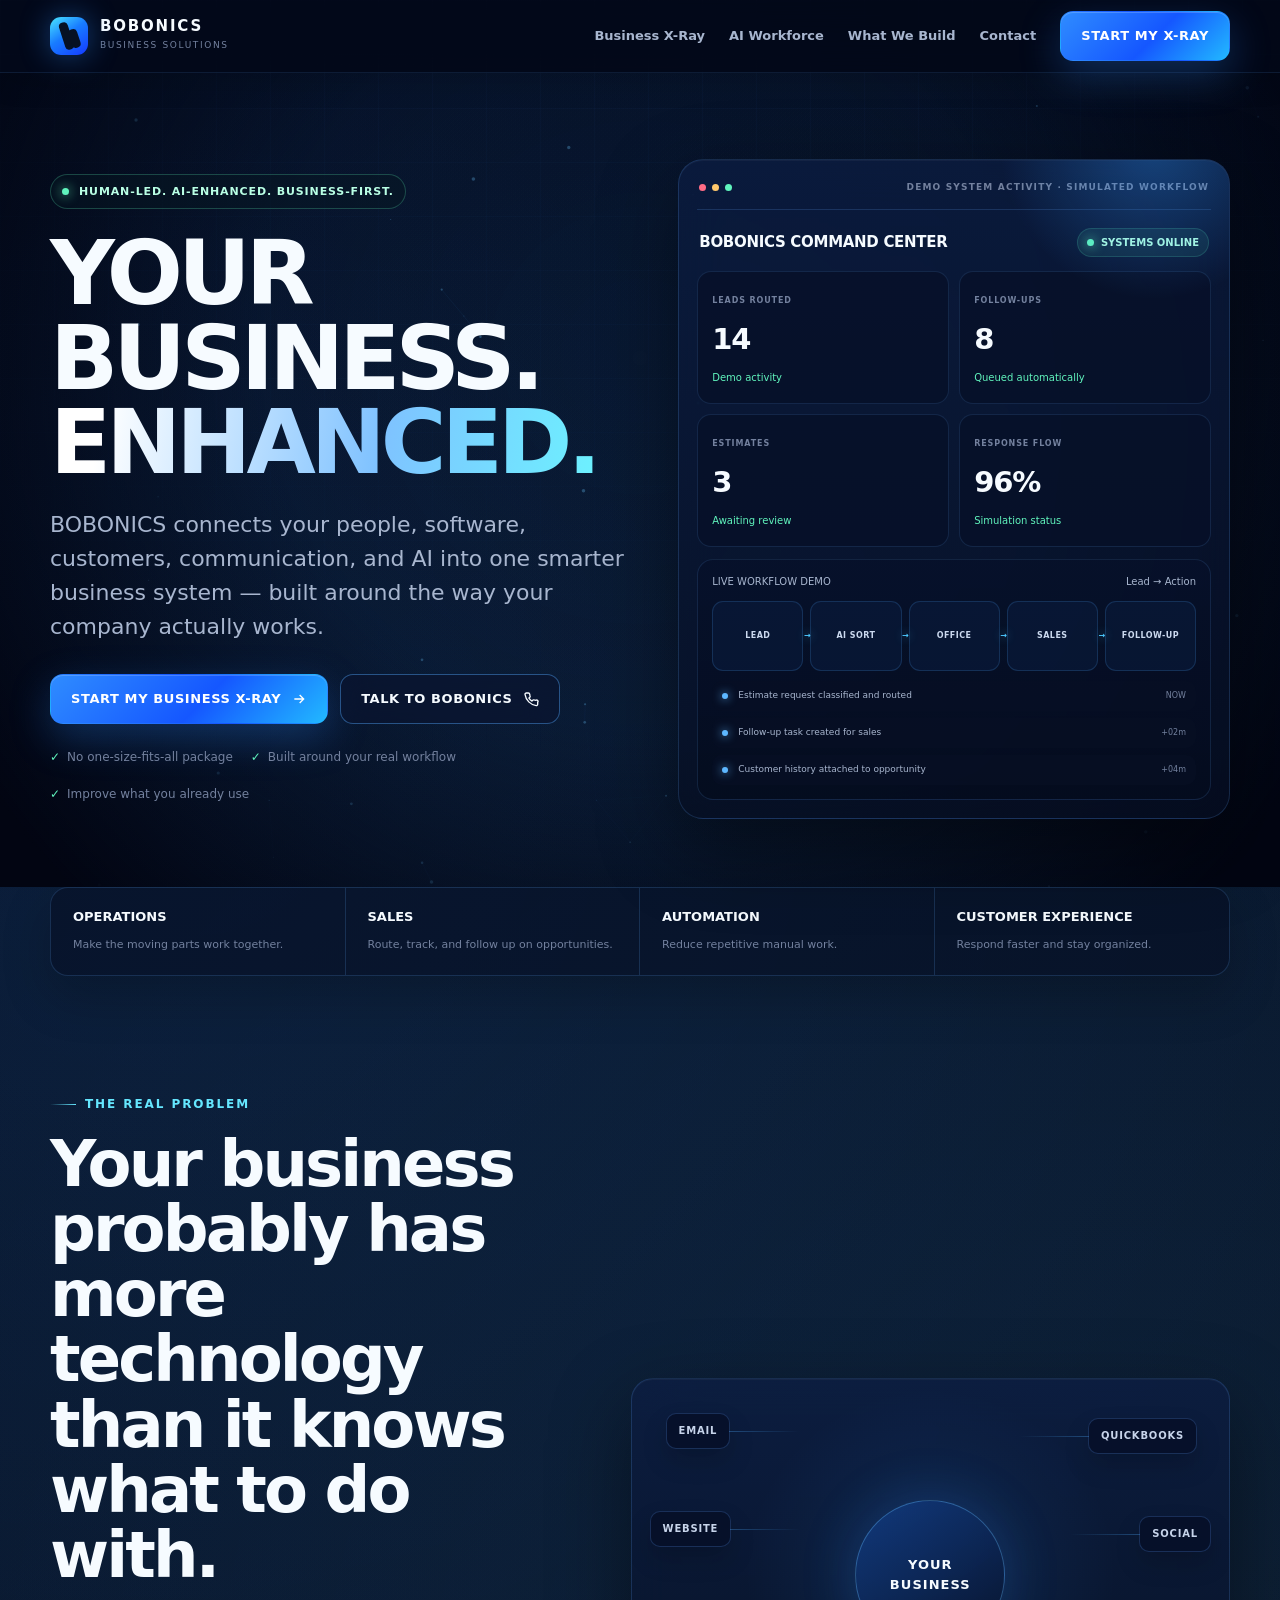
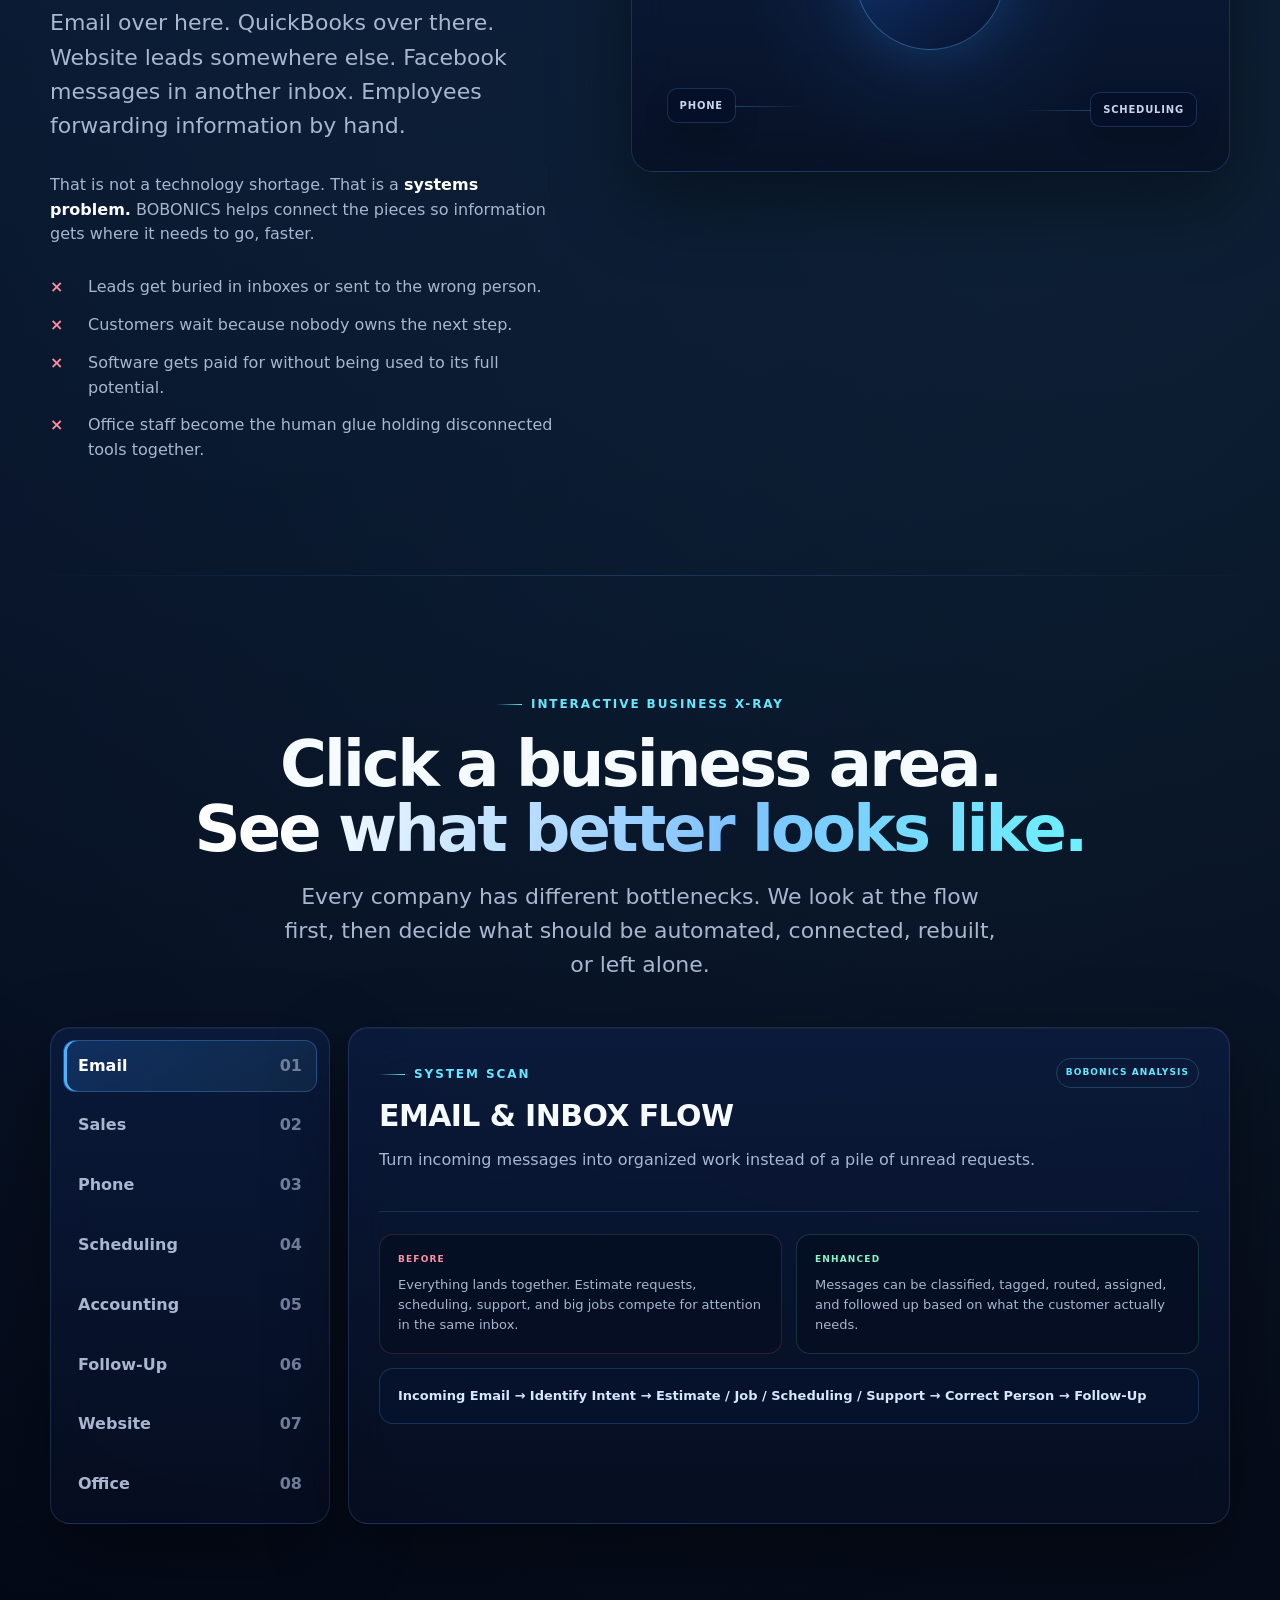
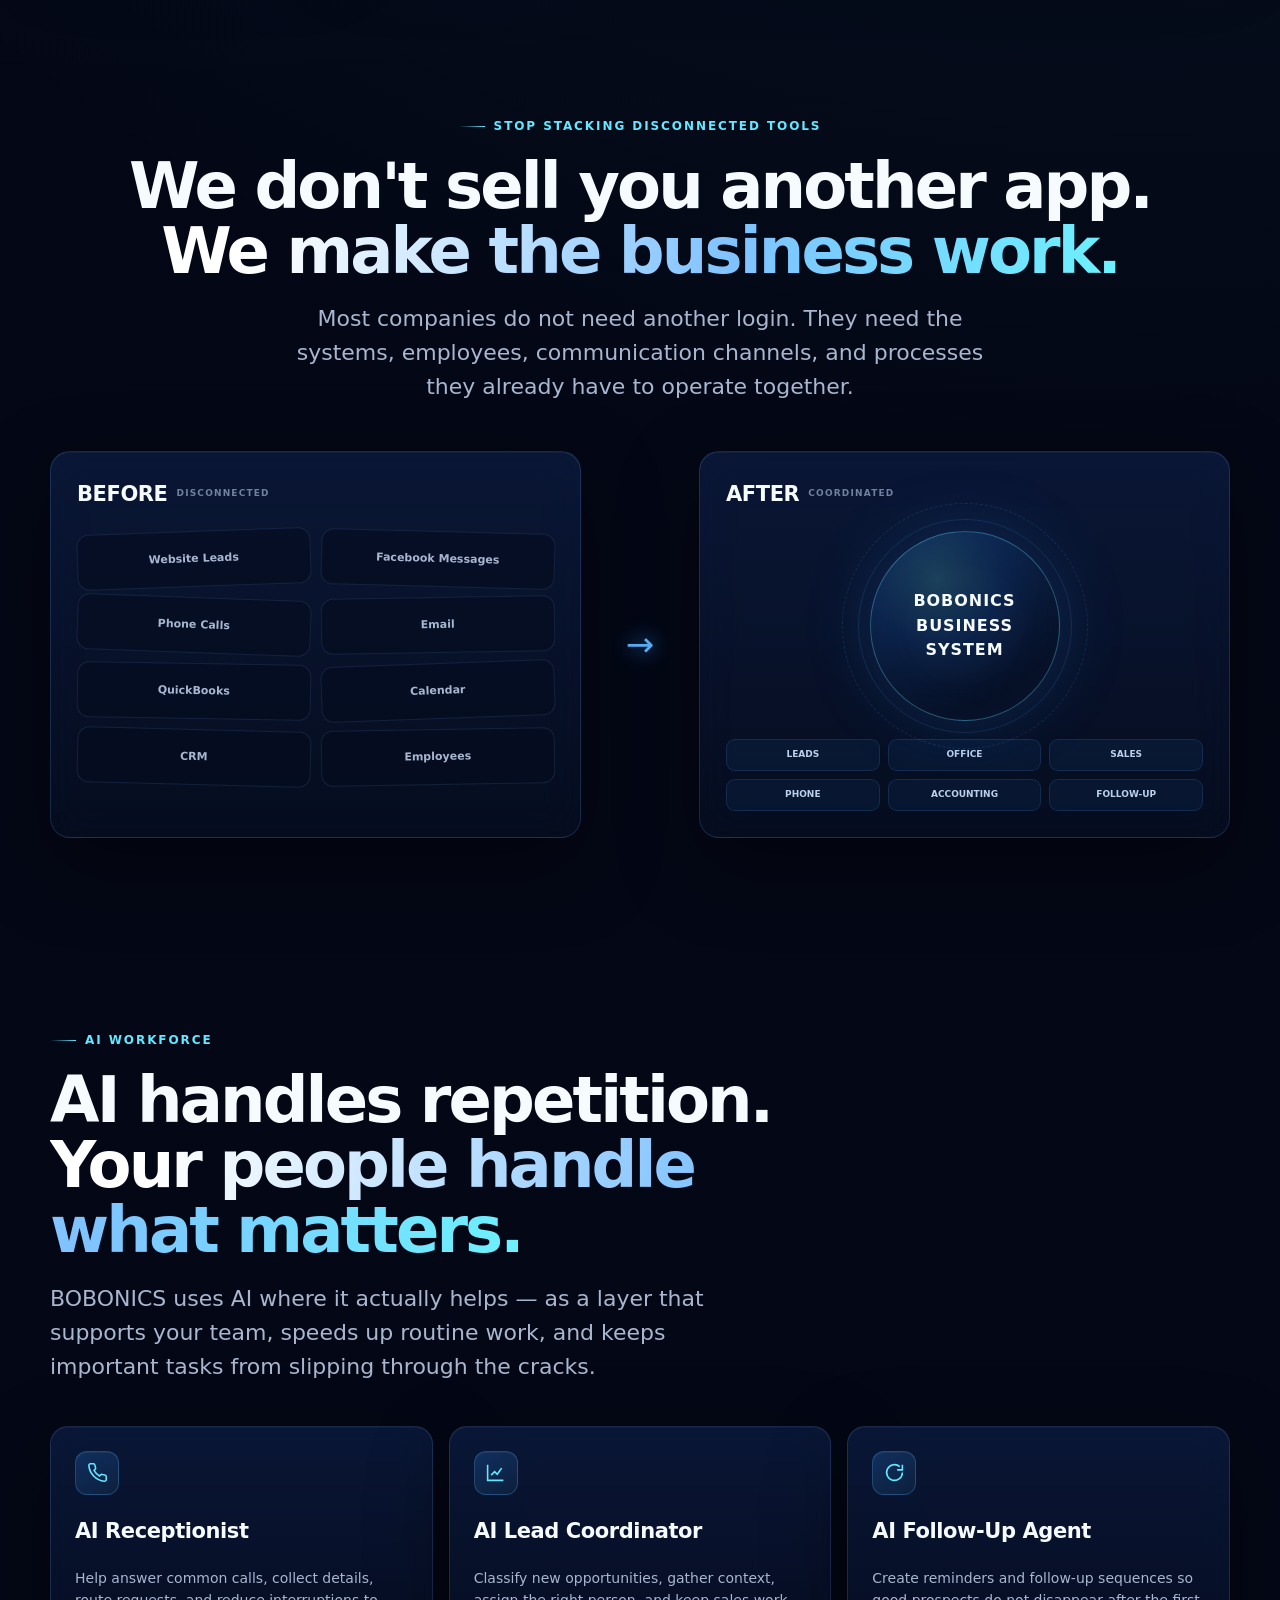
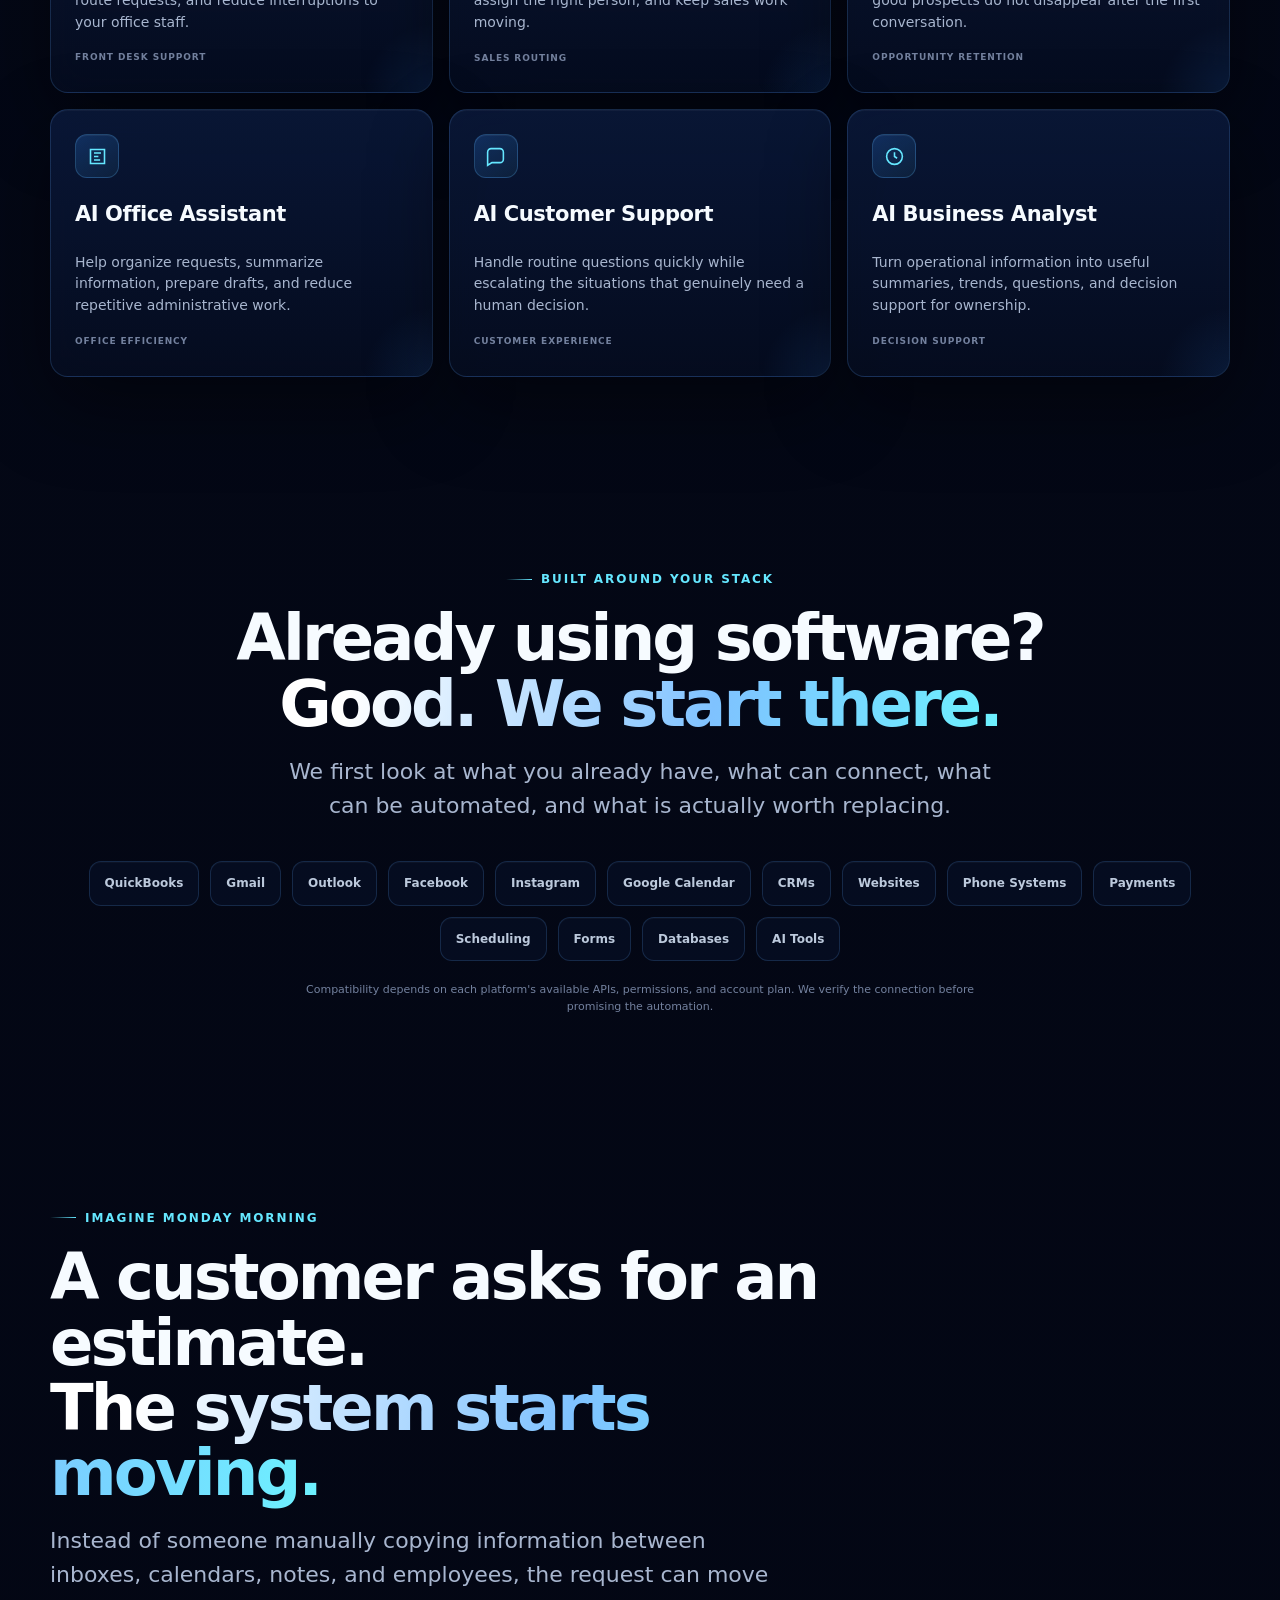
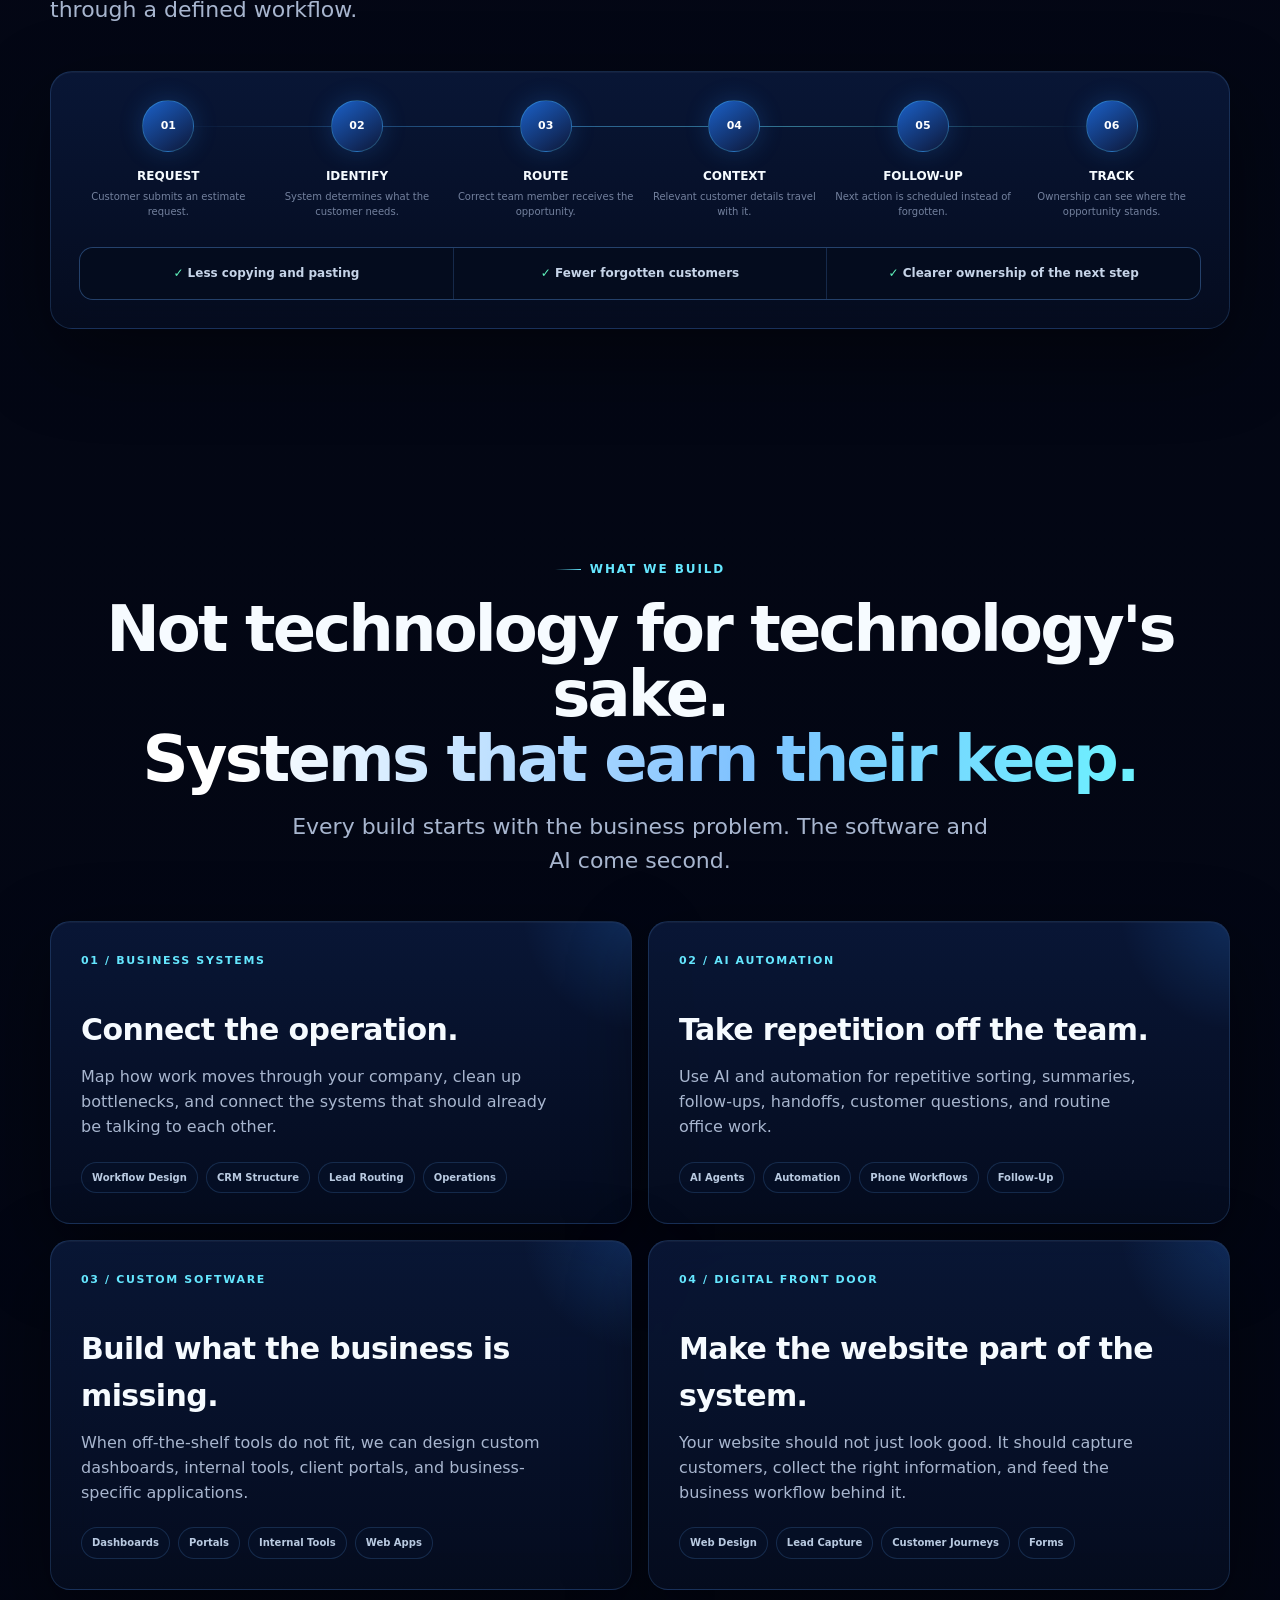
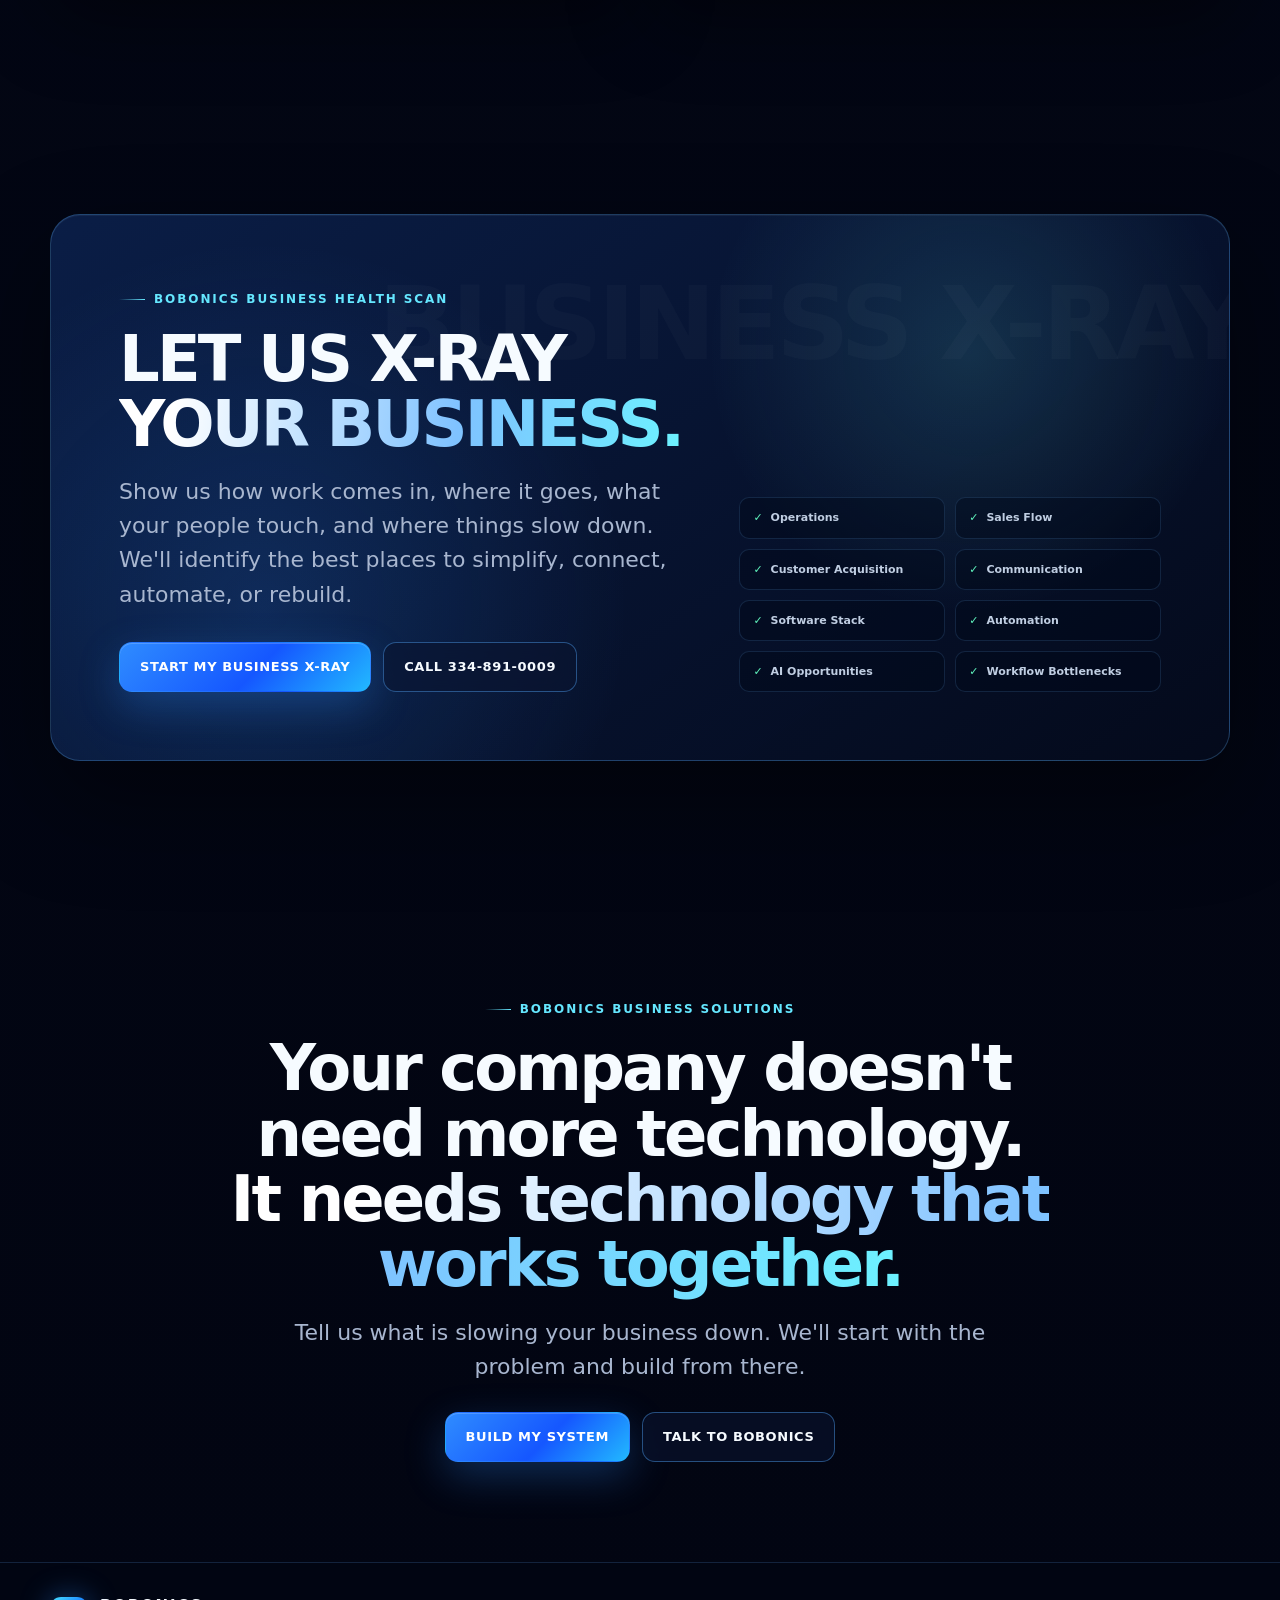
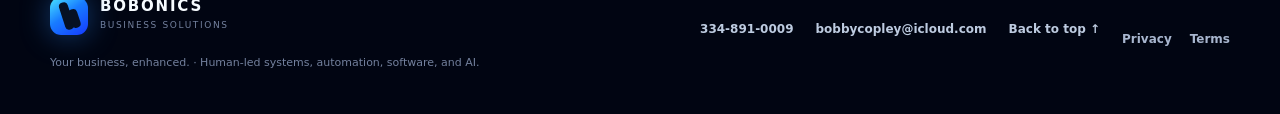
<file: index.html>
<!DOCTYPE html>
<html lang="en">
<head>
  <meta charset="UTF-8" />
  <meta name="viewport" content="width=device-width, initial-scale=1.0" />
  <meta name="theme-color" content="#030817" />
  <meta name="description" content="BOBONICS Business Solutions connects people, software, workflows, automation, and AI into smarter business systems built around how your company actually works." />
  <meta name="robots" content="index,follow,max-image-preview:large" />
  <link rel="canonical" href="https://bobonics.com/" />
  <meta property="og:type" content="website" />
  <meta property="og:title" content="BOBONICS Business Solutions | Your Business, Enhanced." />
  <meta property="og:description" content="Business systems, AI automation, custom software, and digital experiences built around your real workflow." />
  <meta property="og:url" content="https://bobonics.com/" />
  <meta property="og:site_name" content="BOBONICS Business Solutions" />
  <meta name="twitter:card" content="summary_large_image" />
  <title>BOBONICS Business Solutions | Your Business, Enhanced.</title>
  <link rel="icon" href="/assets/logo-mark.svg" type="image/svg+xml" />
  <link rel="stylesheet" href="/styles.css" />
  <script type="application/ld+json">
  {
    "@context":"https://schema.org",
    "@type":"Organization",
    "name":"BOBONICS Business Solutions",
    "url":"https://bobonics.com/",
    "telephone":"+1-334-891-0009",
    "email":"bobbycopley@icloud.com",
    "description":"Business systems, AI automation, custom software, and digital experiences built around real company workflows."
  }
  </script>
</head>
<body>
  <div class="cursor-glow" id="cursorGlow" aria-hidden="true"></div>
  <div class="page-shell" id="top">
    <div class="nav-wrap">
      <div class="container">
        <nav aria-label="Main navigation">
          <a class="brand" href="#top" aria-label="BOBONICS Business Solutions home">
            <span class="brand-mark" aria-hidden="true"></span>
            <span class="brand-copy">
              <strong>BOBONICS</strong>
              <small>Business Solutions</small>
            </span>
          </a>
          <button class="menu-toggle" id="menuToggle" aria-label="Open navigation menu" aria-expanded="false" aria-controls="navLinks">
            <span></span><span></span><span></span>
          </button>
          <div class="nav-links" id="navLinks">
            <a href="#xray">Business X-Ray</a>
            <a href="#workforce">AI Workforce</a>
            <a href="#services">What We Build</a>
            <a href="#contact">Contact</a>
            <a class="btn btn-primary" href="#health-scan">Start My X-Ray</a>
          </div>
        </nav>
      </div>
    </div>

    <main>
      <section class="hero" aria-labelledby="hero-title">
        <canvas id="heroCanvas" aria-hidden="true"></canvas>
        <div class="container hero-grid">
          <div class="hero-copy reveal">
            <div class="hero-kicker"><span class="status-dot"></span> Human-led. AI-enhanced. Business-first.</div>
            <h1 id="hero-title" aria-label="YOUR BUSINESS. ENHANCED.">YOUR BUSINESS.<br><span class="gradient-text">ENHANCED.</span></h1>
            <p class="lead">BOBONICS connects your people, software, customers, communication, and AI into one smarter business system — built around the way your company actually works.</p>
            <div class="button-row">
              <a class="btn btn-primary" href="/xray.html">START MY BUSINESS X-RAY
                <svg viewBox="0 0 24 24" fill="none" stroke="currentColor" stroke-width="2" aria-hidden="true"><path d="M5 12h14M13 6l6 6-6 6"/></svg>
              </a>
              <a class="btn btn-ghost" href="tel:+13348910009">TALK TO BOBONICS
                <svg viewBox="0 0 24 24" fill="none" stroke="currentColor" stroke-width="2" aria-hidden="true"><path d="M22 16.92v3a2 2 0 0 1-2.18 2A19.79 19.79 0 0 1 3 5.18 2 2 0 0 1 5 3h3a2 2 0 0 1 2 1.72c.12.9.33 1.78.62 2.62a2 2 0 0 1-.45 2.11L8.91 10.7a16 16 0 0 0 4.39 4.39l1.25-1.26a2 2 0 0 1 2.11-.45c.84.29 1.72.5 2.62.62A2 2 0 0 1 22 16.92z"/></svg>
              </a>
            </div>
            <div class="hero-note">
              <span><b>✓</b> No one-size-fits-all package</span>
              <span><b>✓</b> Built around your real workflow</span>
              <span><b>✓</b> Improve what you already use</span>
            </div>
          </div>

          <div class="command-center glass reveal" data-tilt aria-label="Demonstration business command center">
            <div class="window-bar">
              <div class="window-dots"><i></i><i></i><i></i></div>
              <div class="demo-label">DEMO SYSTEM ACTIVITY · Simulated workflow</div>
            </div>
            <div class="cc-head">
              <strong>BOBONICS COMMAND CENTER</strong>
              <span class="online"><span class="status-dot"></span> SYSTEMS ONLINE</span>
            </div>
            <div class="metric-grid">
              <div class="metric">
                <small>Leads Routed</small>
                <strong data-count="14">14</strong>
                <em>Demo activity</em>
              </div>
              <div class="metric">
                <small>Follow-Ups</small>
                <strong data-count="8">8</strong>
                <em>Queued automatically</em>
              </div>
              <div class="metric">
                <small>Estimates</small>
                <strong data-count="3">3</strong>
                <em>Awaiting review</em>
              </div>
              <div class="metric">
                <small>Response Flow</small>
                <strong data-count="96" data-suffix="%">96%</strong>
                <em>Simulation status</em>
              </div>
            </div>
            <div class="flow-board">
              <div class="flow-title"><span>LIVE WORKFLOW DEMO</span><span>Lead → Action</span></div>
              <div class="flow-line">
                <div class="flow-node">Lead</div>
                <div class="flow-node">AI Sort</div>
                <div class="flow-node">Office</div>
                <div class="flow-node">Sales</div>
                <div class="flow-node">Follow-Up</div>
              </div>
              <div class="activity-list">
                <div class="activity"><i></i><span>Estimate request classified and routed</span><time>NOW</time></div>
                <div class="activity"><i></i><span>Follow-up task created for sales</span><time>+02m</time></div>
                <div class="activity"><i></i><span>Customer history attached to opportunity</span><time>+04m</time></div>
              </div>
            </div>
          </div>
        </div>
      </section>

      <div class="container">
        <div class="trust-strip reveal" aria-label="BOBONICS business focus areas">
          <div class="trust-item"><strong>OPERATIONS</strong><span>Make the moving parts work together.</span></div>
          <div class="trust-item"><strong>SALES</strong><span>Route, track, and follow up on opportunities.</span></div>
          <div class="trust-item"><strong>AUTOMATION</strong><span>Reduce repetitive manual work.</span></div>
          <div class="trust-item"><strong>CUSTOMER EXPERIENCE</strong><span>Respond faster and stay organized.</span></div>
        </div>
      </div>

      <section class="section" id="problem">
        <div class="container two-col">
          <div class="reveal">
            <div class="eyebrow">The real problem</div>
            <h2>Your business probably has more technology than it knows what to do with.</h2>
            <p class="lead">Email over here. QuickBooks over there. Website leads somewhere else. Facebook messages in another inbox. Employees forwarding information by hand.</p>
            <p class="muted">That is not a technology shortage. That is a <strong style="color:white">systems problem.</strong> BOBONICS helps connect the pieces so information gets where it needs to go, faster.</p>
            <div class="pain-list">
              <div class="pain-row"><span class="x">×</span><span>Leads get buried in inboxes or sent to the wrong person.</span></div>
              <div class="pain-row"><span class="x">×</span><span>Customers wait because nobody owns the next step.</span></div>
              <div class="pain-row"><span class="x">×</span><span>Software gets paid for without being used to its full potential.</span></div>
              <div class="pain-row"><span class="x">×</span><span>Office staff become the human glue holding disconnected tools together.</span></div>
            </div>
          </div>
          <div class="chaos-board glass reveal" data-tilt>
            <span class="chaos-chip chip-1">Email</span>
            <span class="chaos-chip chip-2">QuickBooks</span>
            <span class="chaos-chip chip-3">Website</span>
            <span class="chaos-chip chip-4">Social</span>
            <span class="chaos-chip chip-5">Phone</span>
            <span class="chaos-chip chip-6">Scheduling</span>
            <div class="chaos-center">YOUR<br>BUSINESS</div>
          </div>
        </div>
      </section>

      <div class="section-line"></div>

      <section class="section" id="xray">
        <div class="container">
          <div class="center reveal">
            <div class="eyebrow">Interactive Business X-Ray</div>
            <h2>Click a business area.<br><span class="gradient-text">See what better looks like.</span></h2>
            <p class="lead">Every company has different bottlenecks. We look at the flow first, then decide what should be automated, connected, rebuilt, or left alone.</p>
          </div>

          <div class="xray-shell reveal">
            <div class="xray-nav glass" role="tablist" aria-label="Business X-Ray categories">
              <button class="xray-btn active" data-xray="email" role="tab" aria-selected="true"><span>Email</span><span>01</span></button>
              <button class="xray-btn" data-xray="sales" role="tab" aria-selected="false"><span>Sales</span><span>02</span></button>
              <button class="xray-btn" data-xray="phone" role="tab" aria-selected="false"><span>Phone</span><span>03</span></button>
              <button class="xray-btn" data-xray="scheduling" role="tab" aria-selected="false"><span>Scheduling</span><span>04</span></button>
              <button class="xray-btn" data-xray="accounting" role="tab" aria-selected="false"><span>Accounting</span><span>05</span></button>
              <button class="xray-btn" data-xray="followup" role="tab" aria-selected="false"><span>Follow-Up</span><span>06</span></button>
              <button class="xray-btn" data-xray="website" role="tab" aria-selected="false"><span>Website</span><span>07</span></button>
              <button class="xray-btn" data-xray="office" role="tab" aria-selected="false"><span>Office</span><span>08</span></button>
            </div>
            <div class="xray-panel glass" role="tabpanel" aria-live="polite">
              <div class="xray-panel-top">
                <div>
                  <div class="eyebrow" style="margin-bottom:10px">System scan</div>
                  <h3 id="xrayTitle">EMAIL & INBOX FLOW</h3>
                  <p class="muted" id="xraySummary">Turn incoming messages into organized work instead of a pile of unread requests.</p>
                </div>
                <span class="scan-badge">BOBONICS ANALYSIS</span>
              </div>
              <div class="xray-columns">
                <div class="state-card before">
                  <div class="state-label">Before</div>
                  <p id="xrayBefore">Everything lands together. Estimate requests, scheduling, support, and big jobs compete for attention in the same inbox.</p>
                </div>
                <div class="state-card after">
                  <div class="state-label">Enhanced</div>
                  <p id="xrayAfter">Messages can be classified, tagged, routed, assigned, and followed up based on what the customer actually needs.</p>
                </div>
              </div>
              <div class="xray-flow" id="xrayFlow">Incoming Email → Identify Intent → Estimate / Job / Scheduling / Support → Correct Person → Follow-Up</div>
            </div>
          </div>
        </div>
      </section>

      <section class="section section-tight" id="system">
        <div class="container">
          <div class="center reveal">
            <div class="eyebrow">Stop stacking disconnected tools</div>
            <h2>We don't sell you another app.<br><span class="gradient-text">We make the business work.</span></h2>
            <p class="lead">Most companies do not need another login. They need the systems, employees, communication channels, and processes they already have to operate together.</p>
          </div>

          <div class="system-compare reveal">
            <div class="system-card glass before-system">
              <h3>BEFORE <span>Disconnected</span></h3>
              <div class="tool-cloud">
                <div class="tool" style="--r:-2deg">Website Leads</div>
                <div class="tool" style="--r:1.5deg">Facebook Messages</div>
                <div class="tool" style="--r:2deg">Phone Calls</div>
                <div class="tool" style="--r:-1deg">Email</div>
                <div class="tool" style="--r:1deg">QuickBooks</div>
                <div class="tool" style="--r:-2deg">Calendar</div>
                <div class="tool" style="--r:1.5deg">CRM</div>
                <div class="tool" style="--r:-1deg">Employees</div>
              </div>
            </div>
            <div class="system-arrow" aria-hidden="true">→</div>
            <div class="system-card glass">
              <h3>AFTER <span>Coordinated</span></h3>
              <div class="core-node"><strong>BOBONICS<br>BUSINESS<br>SYSTEM</strong></div>
              <div class="connected-mini">
                <span>LEADS</span><span>OFFICE</span><span>SALES</span><span>PHONE</span><span>ACCOUNTING</span><span>FOLLOW-UP</span>
              </div>
            </div>
          </div>
        </div>
      </section>

      <section class="section" id="workforce">
        <div class="container">
          <div class="reveal" style="max-width:820px">
            <div class="eyebrow">AI Workforce</div>
            <h2>AI handles repetition.<br><span class="gradient-text">Your people handle what matters.</span></h2>
            <p class="lead">BOBONICS uses AI where it actually helps — as a layer that supports your team, speeds up routine work, and keeps important tasks from slipping through the cracks.</p>
          </div>
          <div class="card-grid">
            <article class="feature-card glass reveal" data-tilt>
              <div class="icon-box"><svg viewBox="0 0 24 24" fill="none" stroke="currentColor" stroke-width="1.8"><path d="M22 16.92v3a2 2 0 0 1-2.18 2A19.8 19.8 0 0 1 2.1 4.18 2 2 0 0 1 4.11 2h3a2 2 0 0 1 2 1.72c.12.9.33 1.78.62 2.62a2 2 0 0 1-.45 2.11L8 9.7a16 16 0 0 0 6.3 6.3l1.25-1.28a2 2 0 0 1 2.11-.45c.84.29 1.72.5 2.62.62A2 2 0 0 1 22 16.92z"/></svg></div>
              <h3>AI Receptionist</h3><p>Help answer common calls, collect details, route requests, and reduce interruptions to your office staff.</p><span class="mini-tag">Front desk support</span>
            </article>
            <article class="feature-card glass reveal" data-tilt>
              <div class="icon-box"><svg viewBox="0 0 24 24" fill="none" stroke="currentColor" stroke-width="1.8"><path d="M3 3v18h18"/><path d="M7 15l4-4 3 3 5-7"/></svg></div>
              <h3>AI Lead Coordinator</h3><p>Classify new opportunities, gather context, assign the right person, and keep sales work moving.</p><span class="mini-tag">Sales routing</span>
            </article>
            <article class="feature-card glass reveal" data-tilt>
              <div class="icon-box"><svg viewBox="0 0 24 24" fill="none" stroke="currentColor" stroke-width="1.8"><path d="M21 12a9 9 0 1 1-3-6.7"/><path d="M21 3v6h-6"/></svg></div>
              <h3>AI Follow-Up Agent</h3><p>Create reminders and follow-up sequences so good prospects do not disappear after the first conversation.</p><span class="mini-tag">Opportunity retention</span>
            </article>
            <article class="feature-card glass reveal" data-tilt>
              <div class="icon-box"><svg viewBox="0 0 24 24" fill="none" stroke="currentColor" stroke-width="1.8"><path d="M4 4h16v16H4z"/><path d="M8 8h8M8 12h5M8 16h7"/></svg></div>
              <h3>AI Office Assistant</h3><p>Help organize requests, summarize information, prepare drafts, and reduce repetitive administrative work.</p><span class="mini-tag">Office efficiency</span>
            </article>
            <article class="feature-card glass reveal" data-tilt>
              <div class="icon-box"><svg viewBox="0 0 24 24" fill="none" stroke="currentColor" stroke-width="1.8"><path d="M21 15a4 4 0 0 1-4 4H8l-5 3V7a4 4 0 0 1 4-4h10a4 4 0 0 1 4 4z"/></svg></div>
              <h3>AI Customer Support</h3><p>Handle routine questions quickly while escalating the situations that genuinely need a human decision.</p><span class="mini-tag">Customer experience</span>
            </article>
            <article class="feature-card glass reveal" data-tilt>
              <div class="icon-box"><svg viewBox="0 0 24 24" fill="none" stroke="currentColor" stroke-width="1.8"><circle cx="12" cy="12" r="9"/><path d="M12 7v5l3 2"/></svg></div>
              <h3>AI Business Analyst</h3><p>Turn operational information into useful summaries, trends, questions, and decision support for ownership.</p><span class="mini-tag">Decision support</span>
            </article>
          </div>
        </div>
      </section>

      <section class="section section-tight" id="integrations">
        <div class="container center reveal">
          <div class="eyebrow">Built around your stack</div>
          <h2>Already using software?<br><span class="gradient-text">Good. We start there.</span></h2>
          <p class="lead">We first look at what you already have, what can connect, what can be automated, and what is actually worth replacing.</p>
          <div class="integration-wall" aria-label="Common systems BOBONICS can evaluate for integration">
            <span class="integration-chip">QuickBooks</span>
            <span class="integration-chip">Gmail</span>
            <span class="integration-chip">Outlook</span>
            <span class="integration-chip">Facebook</span>
            <span class="integration-chip">Instagram</span>
            <span class="integration-chip">Google Calendar</span>
            <span class="integration-chip">CRMs</span>
            <span class="integration-chip">Websites</span>
            <span class="integration-chip">Phone Systems</span>
            <span class="integration-chip">Payments</span>
            <span class="integration-chip">Scheduling</span>
            <span class="integration-chip">Forms</span>
            <span class="integration-chip">Databases</span>
            <span class="integration-chip">AI Tools</span>
          </div>
          <p class="integration-note">Compatibility depends on each platform's available APIs, permissions, and account plan. We verify the connection before promising the automation.</p>
        </div>
      </section>

      <section class="section" id="monday">
        <div class="container">
          <div class="reveal" style="max-width:840px">
            <div class="eyebrow">Imagine Monday morning</div>
            <h2>A customer asks for an estimate.<br><span class="gradient-text">The system starts moving.</span></h2>
            <p class="lead">Instead of someone manually copying information between inboxes, calendars, notes, and employees, the request can move through a defined workflow.</p>
          </div>
          <div class="monday-board glass reveal">
            <div class="timeline">
              <div class="step"><div class="step-num">01</div><strong>REQUEST</strong><span>Customer submits an estimate request.</span></div>
              <div class="step"><div class="step-num">02</div><strong>IDENTIFY</strong><span>System determines what the customer needs.</span></div>
              <div class="step"><div class="step-num">03</div><strong>ROUTE</strong><span>Correct team member receives the opportunity.</span></div>
              <div class="step"><div class="step-num">04</div><strong>CONTEXT</strong><span>Relevant customer details travel with it.</span></div>
              <div class="step"><div class="step-num">05</div><strong>FOLLOW-UP</strong><span>Next action is scheduled instead of forgotten.</span></div>
              <div class="step"><div class="step-num">06</div><strong>TRACK</strong><span>Ownership can see where the opportunity stands.</span></div>
            </div>
            <div class="automation-proof">
              <div><b>✓</b> Less copying and pasting</div>
              <div><b>✓</b> Fewer forgotten customers</div>
              <div><b>✓</b> Clearer ownership of the next step</div>
            </div>
          </div>
        </div>
      </section>

      <section class="section" id="services">
        <div class="container">
          <div class="center reveal">
            <div class="eyebrow">What we build</div>
            <h2>Not technology for technology's sake.<br><span class="gradient-text">Systems that earn their keep.</span></h2>
            <p class="lead">Every build starts with the business problem. The software and AI come second.</p>
          </div>
          <div class="service-grid">
            <article class="service-card glass reveal" data-tilt>
              <div class="num">01 / BUSINESS SYSTEMS</div>
              <h3>Connect the operation.</h3>
              <p>Map how work moves through your company, clean up bottlenecks, and connect the systems that should already be talking to each other.</p>
              <ul><li>Workflow Design</li><li>CRM Structure</li><li>Lead Routing</li><li>Operations</li></ul>
            </article>
            <article class="service-card glass reveal" data-tilt>
              <div class="num">02 / AI AUTOMATION</div>
              <h3>Take repetition off the team.</h3>
              <p>Use AI and automation for repetitive sorting, summaries, follow-ups, handoffs, customer questions, and routine office work.</p>
              <ul><li>AI Agents</li><li>Automation</li><li>Phone Workflows</li><li>Follow-Up</li></ul>
            </article>
            <article class="service-card glass reveal" data-tilt>
              <div class="num">03 / CUSTOM SOFTWARE</div>
              <h3>Build what the business is missing.</h3>
              <p>When off-the-shelf tools do not fit, we can design custom dashboards, internal tools, client portals, and business-specific applications.</p>
              <ul><li>Dashboards</li><li>Portals</li><li>Internal Tools</li><li>Web Apps</li></ul>
            </article>
            <article class="service-card glass reveal" data-tilt>
              <div class="num">04 / DIGITAL FRONT DOOR</div>
              <h3>Make the website part of the system.</h3>
              <p>Your website should not just look good. It should capture customers, collect the right information, and feed the business workflow behind it.</p>
              <ul><li>Web Design</li><li>Lead Capture</li><li>Customer Journeys</li><li>Forms</li></ul>
            </article>
          </div>
        </div>
      </section>

      <section class="section" id="health-scan">
        <div class="container">
          <div class="health-card reveal">
            <div class="health-grid">
              <div>
                <div class="eyebrow">BOBONICS Business Health Scan</div>
                <h2>LET US X-RAY<br><span class="gradient-text">YOUR BUSINESS.</span></h2>
                <p class="lead">Show us how work comes in, where it goes, what your people touch, and where things slow down. We'll identify the best places to simplify, connect, automate, or rebuild.</p>
                <div class="button-row">
                  <a class="btn btn-primary" href="/xray.html">START MY BUSINESS X-RAY</a>
                  <a class="btn btn-ghost" href="tel:+13348910009">CALL 334-891-0009</a>
                </div>
              </div>
              <div class="scan-list" aria-label="Business Health Scan areas">
                <span>Operations</span><span>Sales Flow</span><span>Customer Acquisition</span><span>Communication</span><span>Software Stack</span><span>Automation</span><span>AI Opportunities</span><span>Workflow Bottlenecks</span>
              </div>
            </div>
          </div>
        </div>
      </section>

      <section class="final-cta" id="contact">
        <div class="container reveal">
          <div class="eyebrow">BOBONICS Business Solutions</div>
          <h2>Your company doesn't need more technology.<br><span class="gradient-text">It needs technology that works together.</span></h2>
          <p class="lead">Tell us what is slowing your business down. We'll start with the problem and build from there.</p>
          <div class="button-row">
            <a class="btn btn-primary" href="/xray.html">BUILD MY SYSTEM</a>
            <a class="btn btn-ghost" href="tel:+13348910009">TALK TO BOBONICS</a>
          </div>
        </div>
      </section>
    </main>

    <footer>
      <div class="container footer-grid">
        <div>
          <div class="brand">
            <span class="brand-mark" aria-hidden="true"></span>
            <span class="brand-copy"><strong>BOBONICS</strong><small>Business Solutions</small></span>
          </div>
          <div class="footer-copy">Your business, enhanced. · Human-led systems, automation, software, and AI.</div>
        </div>
        <div class="footer-links">
          <a href="tel:+13348910009">334-891-0009</a>
          <a href="mailto:bobbycopley@icloud.com">bobbycopley@icloud.com</a>
          <a href="#top">Back to top ↑</a>
          <div class="footer-legal"><a href="/privacy.html">Privacy</a><a href="/terms.html">Terms</a></div>
        </div>
      </div>
    </footer>
  </div>

  
  <script src="/app.js" defer></script>
</body>
</html>
</file>
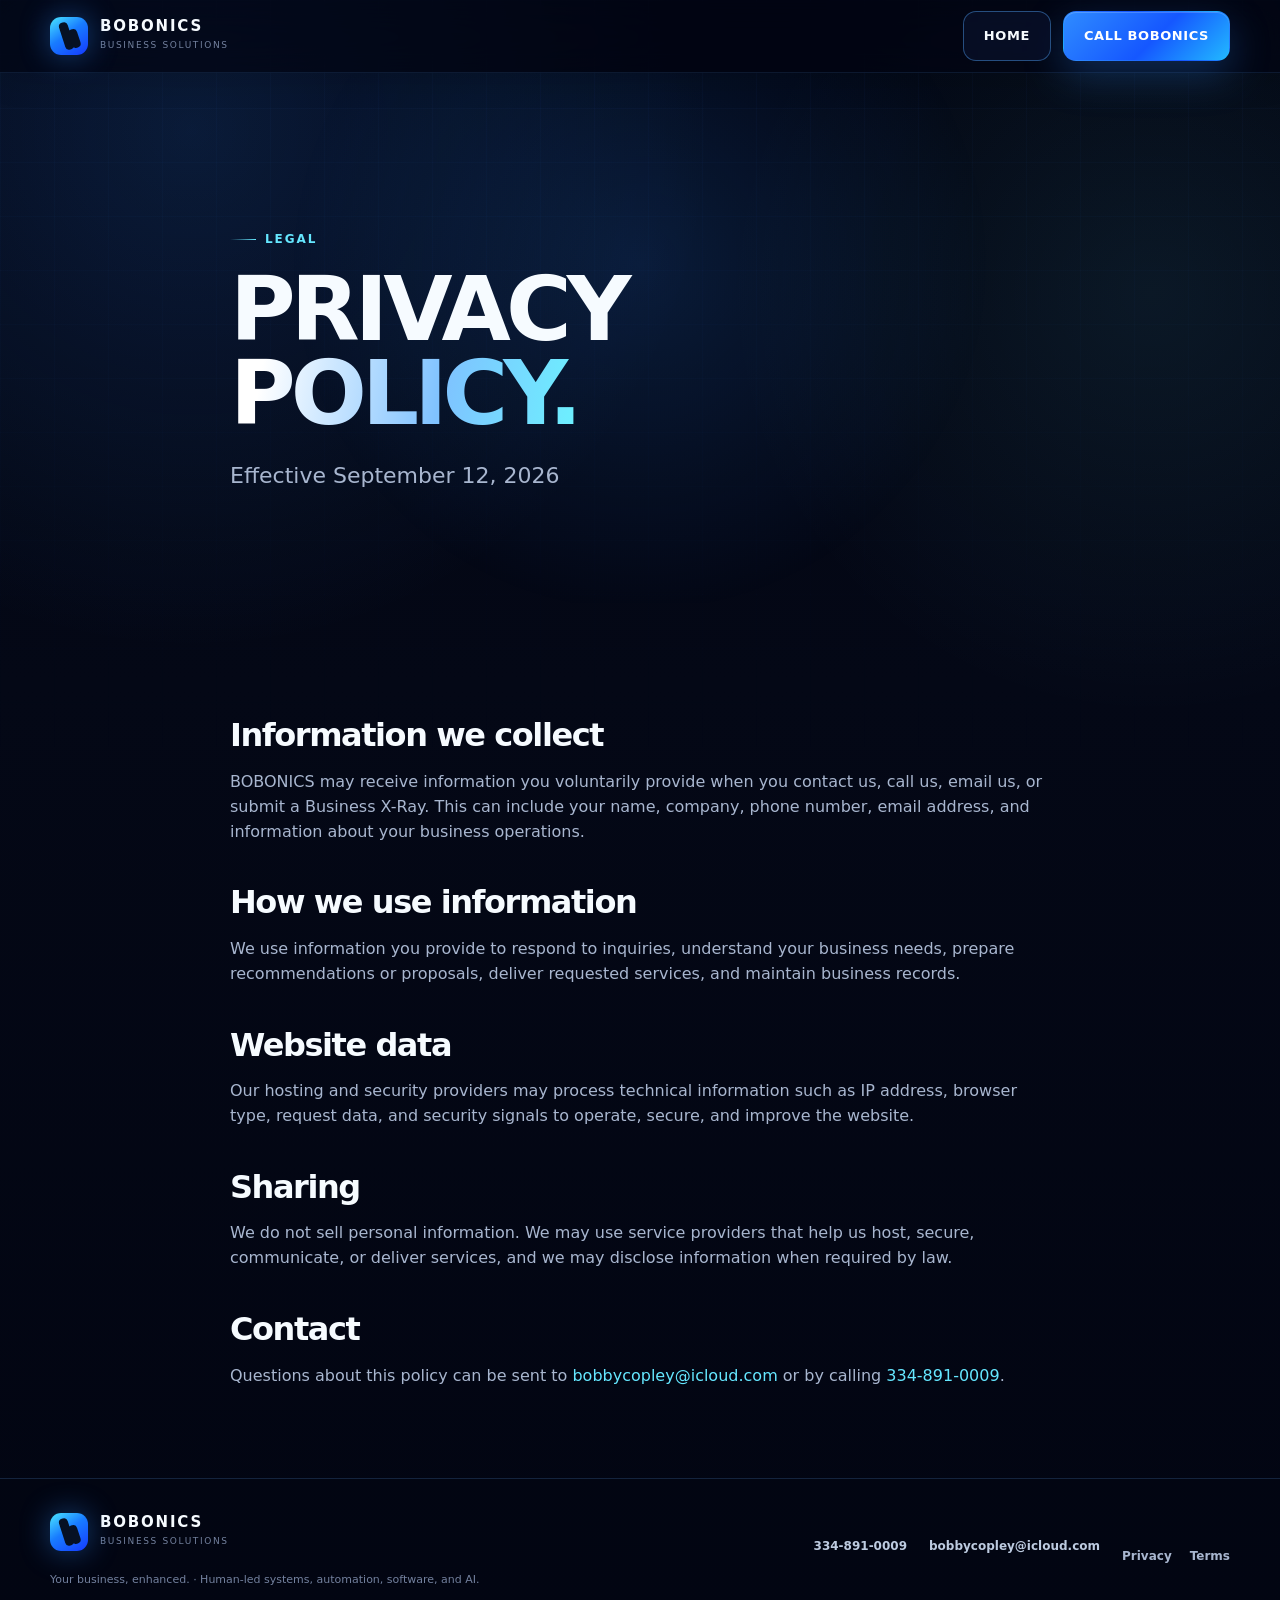
<file: privacy.html>
<!DOCTYPE html><html lang="en"><head><meta charset="UTF-8"/><meta name="viewport" content="width=device-width,initial-scale=1.0"/><meta name="theme-color" content="#030817"/><meta name="description" content="Privacy policy for BOBONICS Business Solutions."/><link rel="canonical" href="https://bobonics.com/privacy.html"/><title>Privacy Policy | BOBONICS Business Solutions</title><link rel="icon" href="/assets/logo-mark.svg" type="image/svg+xml"/><link rel="stylesheet" href="/styles.css"/></head><body>
  <div class="nav-wrap">
    <div class="container">
      <nav aria-label="Main navigation">
        <a class="brand" href="/" aria-label="BOBONICS Business Solutions home">
          <span class="brand-mark" aria-hidden="true"></span>
          <span class="brand-copy"><strong>BOBONICS</strong><small>Business Solutions</small></span>
        </a>
        <div class="button-row"><a class="btn btn-ghost" href="/">HOME</a><a class="btn btn-primary" href="tel:+13348910009">CALL BOBONICS</a></div>
      </nav>
    </div>
  </div><main><section class="page-hero"><div class="container legal-page"><div class="eyebrow">Legal</div><h1>PRIVACY<br><span class="gradient-text">POLICY.</span></h1><p class="lead">Effective September 12, 2026</p></div></section><section class="section section-tight"><div class="container legal-page">
<h2>Information we collect</h2><p>BOBONICS may receive information you voluntarily provide when you contact us, call us, email us, or submit a Business X-Ray. This can include your name, company, phone number, email address, and information about your business operations.</p>
<h2>How we use information</h2><p>We use information you provide to respond to inquiries, understand your business needs, prepare recommendations or proposals, deliver requested services, and maintain business records.</p>
<h2>Website data</h2><p>Our hosting and security providers may process technical information such as IP address, browser type, request data, and security signals to operate, secure, and improve the website.</p>
<h2>Sharing</h2><p>We do not sell personal information. We may use service providers that help us host, secure, communicate, or deliver services, and we may disclose information when required by law.</p>
<h2>Contact</h2><p>Questions about this policy can be sent to <a href="mailto:bobbycopley@icloud.com">bobbycopley@icloud.com</a> or by calling <a href="tel:+13348910009">334-891-0009</a>.</p>
</div></section></main>
  <footer>
    <div class="container footer-grid">
      <div>
        <div class="brand"><span class="brand-mark" aria-hidden="true"></span><span class="brand-copy"><strong>BOBONICS</strong><small>Business Solutions</small></span></div>
        <div class="footer-copy">Your business, enhanced. · Human-led systems, automation, software, and AI.</div>
      </div>
      <div class="footer-links"><a href="tel:+13348910009">334-891-0009</a><a href="mailto:bobbycopley@icloud.com">bobbycopley@icloud.com</a><div class="footer-legal"><a href="/privacy.html">Privacy</a><a href="/terms.html">Terms</a></div></div>
    </div>
  </footer></body></html>
</file>
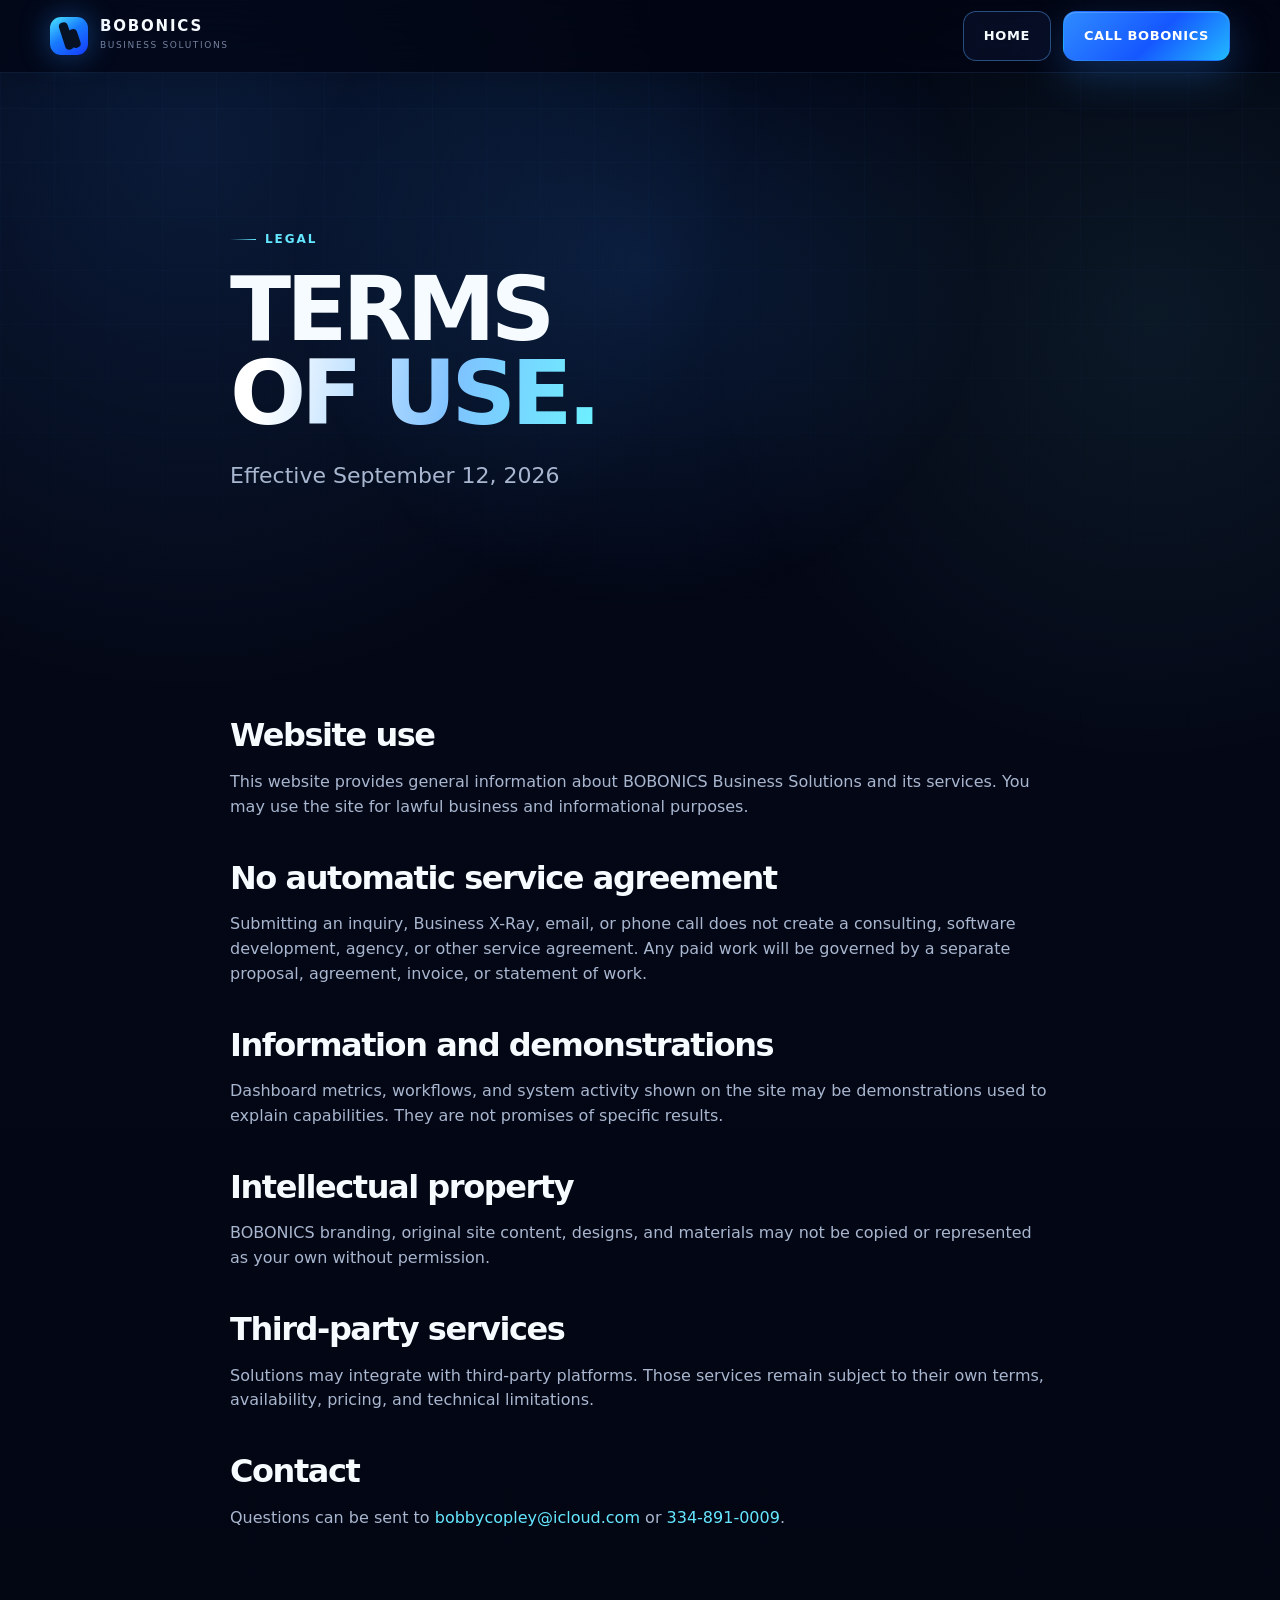
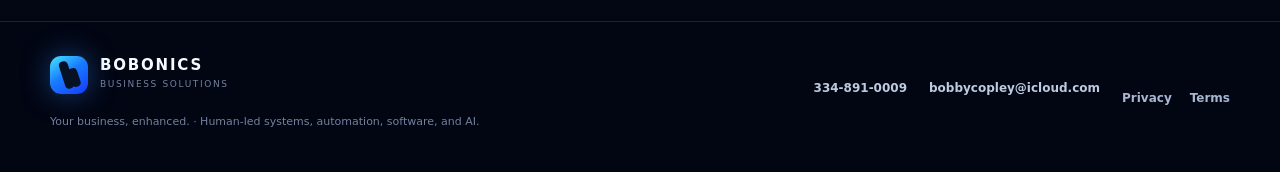
<file: terms.html>
<!DOCTYPE html><html lang="en"><head><meta charset="UTF-8"/><meta name="viewport" content="width=device-width,initial-scale=1.0"/><meta name="theme-color" content="#030817"/><meta name="description" content="Website terms of use for BOBONICS Business Solutions."/><link rel="canonical" href="https://bobonics.com/terms.html"/><title>Terms of Use | BOBONICS Business Solutions</title><link rel="icon" href="/assets/logo-mark.svg" type="image/svg+xml"/><link rel="stylesheet" href="/styles.css"/></head><body>
  <div class="nav-wrap">
    <div class="container">
      <nav aria-label="Main navigation">
        <a class="brand" href="/" aria-label="BOBONICS Business Solutions home">
          <span class="brand-mark" aria-hidden="true"></span>
          <span class="brand-copy"><strong>BOBONICS</strong><small>Business Solutions</small></span>
        </a>
        <div class="button-row"><a class="btn btn-ghost" href="/">HOME</a><a class="btn btn-primary" href="tel:+13348910009">CALL BOBONICS</a></div>
      </nav>
    </div>
  </div><main><section class="page-hero"><div class="container legal-page"><div class="eyebrow">Legal</div><h1>TERMS<br><span class="gradient-text">OF USE.</span></h1><p class="lead">Effective September 12, 2026</p></div></section><section class="section section-tight"><div class="container legal-page">
<h2>Website use</h2><p>This website provides general information about BOBONICS Business Solutions and its services. You may use the site for lawful business and informational purposes.</p>
<h2>No automatic service agreement</h2><p>Submitting an inquiry, Business X-Ray, email, or phone call does not create a consulting, software development, agency, or other service agreement. Any paid work will be governed by a separate proposal, agreement, invoice, or statement of work.</p>
<h2>Information and demonstrations</h2><p>Dashboard metrics, workflows, and system activity shown on the site may be demonstrations used to explain capabilities. They are not promises of specific results.</p>
<h2>Intellectual property</h2><p>BOBONICS branding, original site content, designs, and materials may not be copied or represented as your own without permission.</p>
<h2>Third-party services</h2><p>Solutions may integrate with third-party platforms. Those services remain subject to their own terms, availability, pricing, and technical limitations.</p>
<h2>Contact</h2><p>Questions can be sent to <a href="mailto:bobbycopley@icloud.com">bobbycopley@icloud.com</a> or <a href="tel:+13348910009">334-891-0009</a>.</p>
</div></section></main>
  <footer>
    <div class="container footer-grid">
      <div>
        <div class="brand"><span class="brand-mark" aria-hidden="true"></span><span class="brand-copy"><strong>BOBONICS</strong><small>Business Solutions</small></span></div>
        <div class="footer-copy">Your business, enhanced. · Human-led systems, automation, software, and AI.</div>
      </div>
      <div class="footer-links"><a href="tel:+13348910009">334-891-0009</a><a href="mailto:bobbycopley@icloud.com">bobbycopley@icloud.com</a><div class="footer-legal"><a href="/privacy.html">Privacy</a><a href="/terms.html">Terms</a></div></div>
    </div>
  </footer></body></html>
</file>
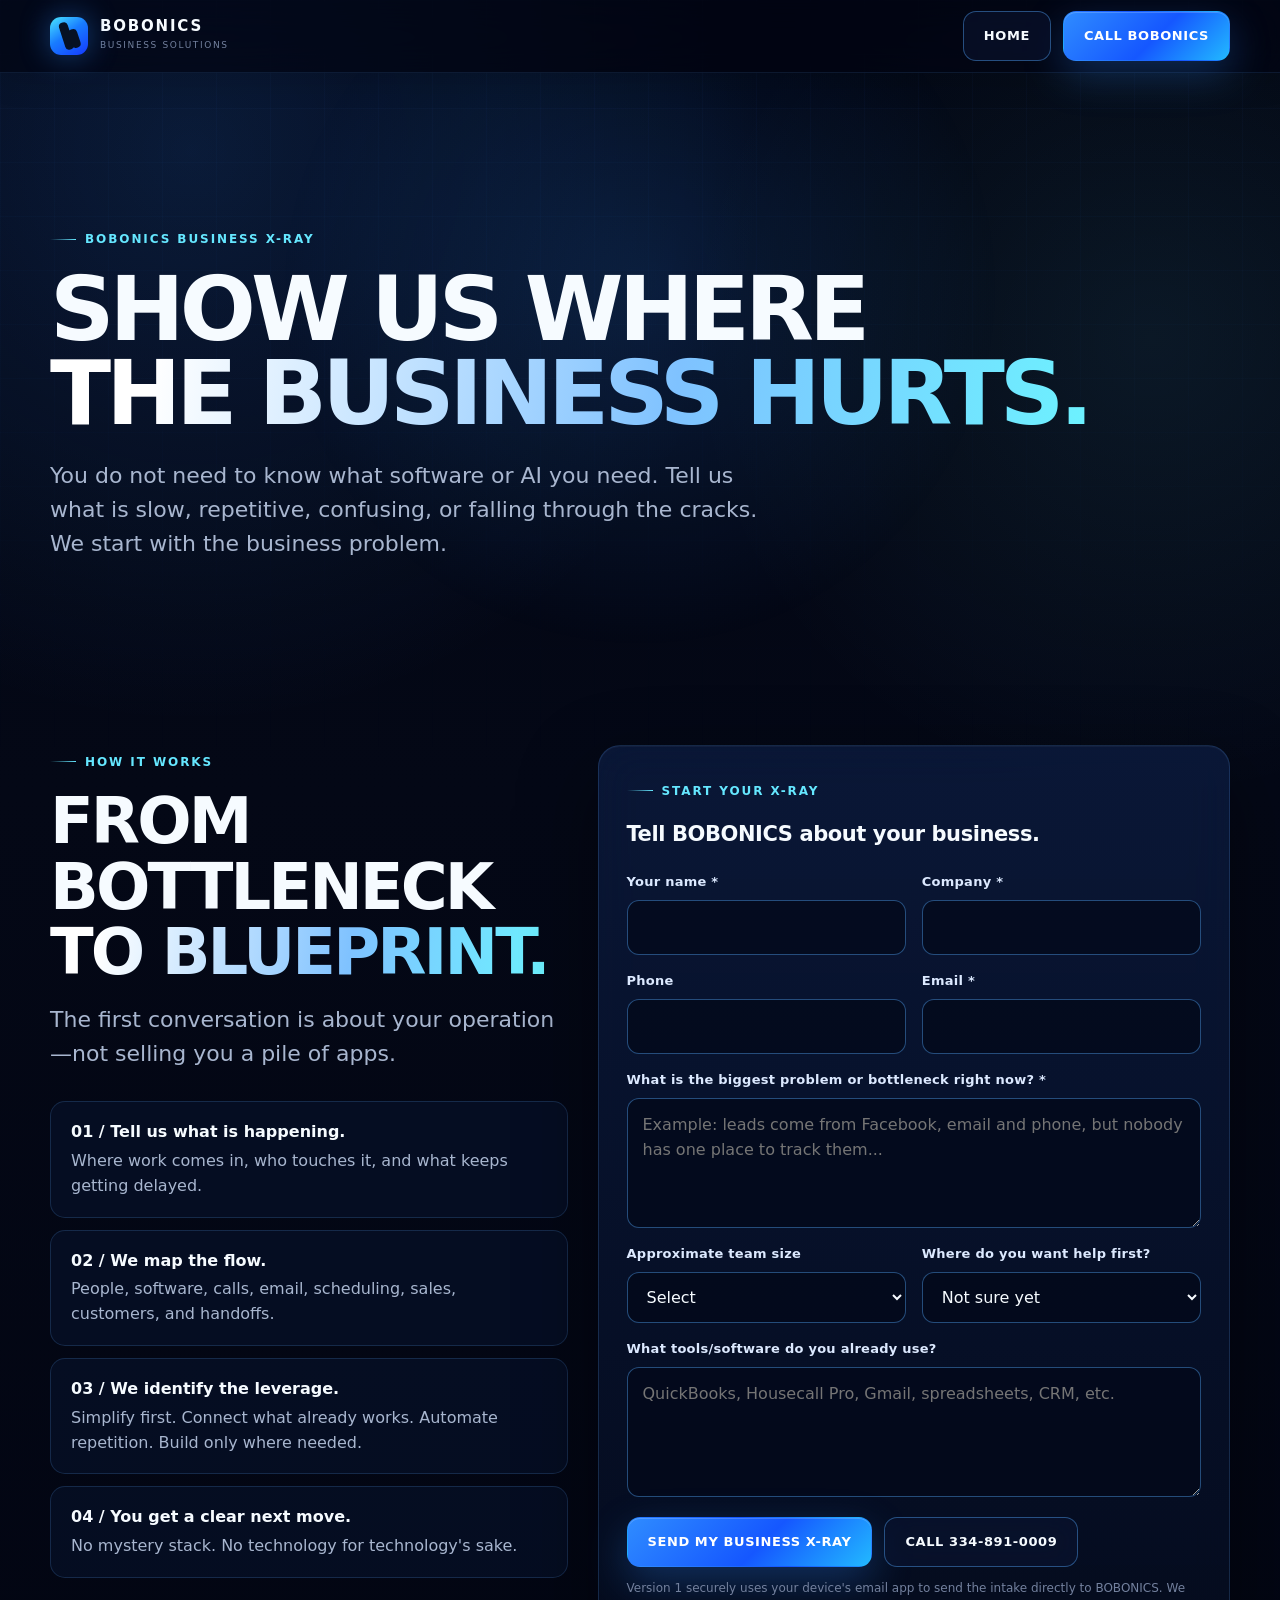
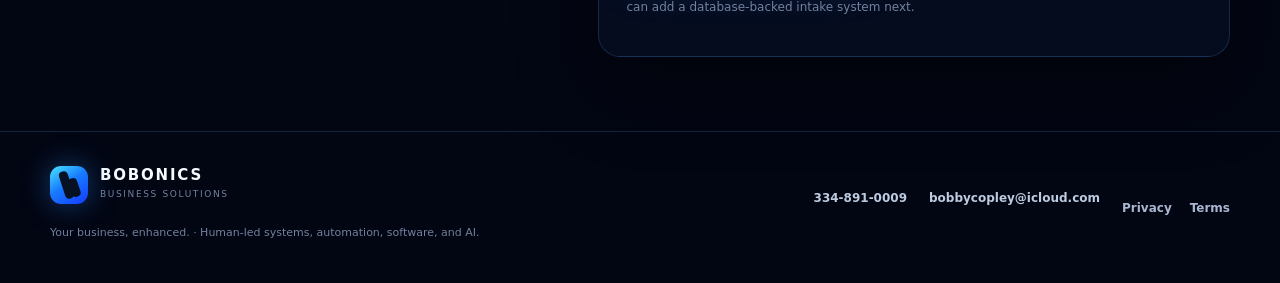
<file: xray.html>
<!DOCTYPE html><html lang="en"><head><meta charset="UTF-8"/><meta name="viewport" content="width=device-width,initial-scale=1.0"/><meta name="theme-color" content="#030817"/><meta name="description" content="Start a BOBONICS Business X-Ray to identify workflow bottlenecks, automation opportunities, and systems that should work better together."/><link rel="canonical" href="https://bobonics.com/xray.html"/><title>Business X-Ray | BOBONICS Business Solutions</title><link rel="icon" href="/assets/logo-mark.svg" type="image/svg+xml"/><link rel="stylesheet" href="/styles.css"/></head><body>
  <div class="nav-wrap">
    <div class="container">
      <nav aria-label="Main navigation">
        <a class="brand" href="/" aria-label="BOBONICS Business Solutions home">
          <span class="brand-mark" aria-hidden="true"></span>
          <span class="brand-copy"><strong>BOBONICS</strong><small>Business Solutions</small></span>
        </a>
        <div class="button-row"><a class="btn btn-ghost" href="/">HOME</a><a class="btn btn-primary" href="tel:+13348910009">CALL BOBONICS</a></div>
      </nav>
    </div>
  </div>
  <main>
    <section class="page-hero">
      <div class="container"><div class="eyebrow">BOBONICS Business X-Ray</div><h1>SHOW US WHERE<br><span class="gradient-text">THE BUSINESS HURTS.</span></h1><p class="lead">You do not need to know what software or AI you need. Tell us what is slow, repetitive, confusing, or falling through the cracks. We start with the business problem.</p></div>
    </section>
    <section class="section section-tight">
      <div class="container form-shell">
        <div>
          <div class="eyebrow">How it works</div>
          <h2>FROM BOTTLENECK<br><span class="gradient-text">TO BLUEPRINT.</span></h2>
          <p class="lead">The first conversation is about your operation—not selling you a pile of apps.</p>
          <div class="xray-steps">
            <div class="xray-step"><strong>01 / Tell us what is happening.</strong><span class="muted">Where work comes in, who touches it, and what keeps getting delayed.</span></div>
            <div class="xray-step"><strong>02 / We map the flow.</strong><span class="muted">People, software, calls, email, scheduling, sales, customers, and handoffs.</span></div>
            <div class="xray-step"><strong>03 / We identify the leverage.</strong><span class="muted">Simplify first. Connect what already works. Automate repetition. Build only where needed.</span></div>
            <div class="xray-step"><strong>04 / You get a clear next move.</strong><span class="muted">No mystery stack. No technology for technology's sake.</span></div>
          </div>
        </div>
        <div class="form-panel glass">
          <div class="eyebrow">Start your X-Ray</div>
          <h3>Tell BOBONICS about your business.</h3>
          <form id="xrayForm">
            <div class="form-grid">
              <div class="field"><label for="name">Your name *</label><input id="name" name="name" required autocomplete="name"/></div>
              <div class="field"><label for="company">Company *</label><input id="company" name="company" required autocomplete="organization"/></div>
              <div class="field"><label for="phone">Phone</label><input id="phone" name="phone" type="tel" autocomplete="tel"/></div>
              <div class="field"><label for="email">Email *</label><input id="email" name="email" type="email" required autocomplete="email"/></div>
              <div class="field full"><label for="problem">What is the biggest problem or bottleneck right now? *</label><textarea id="problem" name="problem" required placeholder="Example: leads come from Facebook, email and phone, but nobody has one place to track them..."></textarea></div>
              <div class="field"><label for="team">Approximate team size</label><select id="team" name="team"><option value="">Select</option><option>1-5</option><option>6-15</option><option>16-50</option><option>51+</option></select></div>
              <div class="field"><label for="priority">Where do you want help first?</label><select id="priority" name="priority"><option value="">Not sure yet</option><option>Office workflow</option><option>Sales & follow-up</option><option>Phone / customer communication</option><option>Scheduling</option><option>Website / lead capture</option><option>AI automation</option><option>Custom software</option><option>Something else</option></select></div>
              <div class="field full"><label for="tools">What tools/software do you already use?</label><textarea id="tools" name="tools" placeholder="QuickBooks, Housecall Pro, Gmail, spreadsheets, CRM, etc."></textarea></div>
            </div>
            <div class="button-row" style="margin-top:20px"><button class="btn btn-primary" type="submit">SEND MY BUSINESS X-RAY</button><a class="btn btn-ghost" href="tel:+13348910009">CALL 334-891-0009</a></div>
            <p class="form-help">Version 1 securely uses your device's email app to send the intake directly to BOBONICS. We can add a database-backed intake system next.</p>
            <div class="notice" id="xrayNotice" role="status">Your email app should open with your Business X-Ray already filled in.</div>
          </form>
        </div>
      </div>
    </section>
  </main>

  <footer>
    <div class="container footer-grid">
      <div>
        <div class="brand"><span class="brand-mark" aria-hidden="true"></span><span class="brand-copy"><strong>BOBONICS</strong><small>Business Solutions</small></span></div>
        <div class="footer-copy">Your business, enhanced. · Human-led systems, automation, software, and AI.</div>
      </div>
      <div class="footer-links"><a href="tel:+13348910009">334-891-0009</a><a href="mailto:bobbycopley@icloud.com">bobbycopley@icloud.com</a><div class="footer-legal"><a href="/privacy.html">Privacy</a><a href="/terms.html">Terms</a></div></div>
    </div>
  </footer>
<script>
(() => {
  const form = document.getElementById('xrayForm');
  const notice = document.getElementById('xrayNotice');
  form?.addEventListener('submit', (event) => {
    event.preventDefault();
    if (!form.reportValidity()) return;
    const data = new FormData(form);
    const lines = [
      'BOBONICS BUSINESS X-RAY', '',
      `Name: ${data.get('name') || ''}`,
      `Company: ${data.get('company') || ''}`,
      `Phone: ${data.get('phone') || ''}`,
      `Email: ${data.get('email') || ''}`,
      `Team size: ${data.get('team') || ''}`,
      `Priority: ${data.get('priority') || 'Not sure yet'}`, '',
      'BIGGEST PROBLEM / BOTTLENECK:', data.get('problem') || '', '',
      'CURRENT TOOLS / SOFTWARE:', data.get('tools') || ''
    ];
    const subject = `BOBONICS Business X-Ray — ${data.get('company') || data.get('name') || 'New Lead'}`;
    notice.style.display = 'block';
    window.location.href = `mailto:bobbycopley@icloud.com?subject=${encodeURIComponent(subject)}&body=${encodeURIComponent(lines.join('\n'))}`;
  });
})();
</script></body></html>
</file>
<file: styles.css>
:root {
      --bg: #020512;
      --bg-2: #050a1d;
      --panel: rgba(8, 17, 42, 0.78);
      --panel-2: rgba(10, 25, 59, 0.62);
      --line: rgba(101, 170, 255, 0.18);
      --line-strong: rgba(84, 169, 255, 0.42);
      --blue: #2f8cff;
      --blue-2: #5db7ff;
      --cyan: #65e7ff;
      --text: #f6fbff;
      --muted: #a8b6cf;
      --muted-2: #73819e;
      --good: #60f4bd;
      --warning: #ffc86b;
      --danger: #ff758f;
      --shadow: 0 28px 80px rgba(0, 0, 0, 0.42);
      --radius: 22px;
      --max: 1180px;
    }

    * { box-sizing: border-box; }
    html { scroll-behavior: smooth; background: var(--bg); }
    body {
      margin: 0;
      font-family: Inter, ui-sans-serif, system-ui, -apple-system, BlinkMacSystemFont, "Segoe UI", sans-serif;
      color: var(--text);
      background:
        radial-gradient(circle at 15% 8%, rgba(47, 140, 255, 0.16), transparent 28%),
        radial-gradient(circle at 90% 18%, rgba(101, 231, 255, 0.08), transparent 24%),
        linear-gradient(180deg, #020512 0%, #040816 42%, #020512 100%);
      overflow-x: hidden;
      line-height: 1.55;
    }

    body::before {
      content: "";
      position: fixed;
      inset: 0;
      pointer-events: none;
      background-image:
        linear-gradient(rgba(77, 142, 255, .035) 1px, transparent 1px),
        linear-gradient(90deg, rgba(77, 142, 255, .035) 1px, transparent 1px);
      background-size: 54px 54px;
      mask-image: linear-gradient(to bottom, black, transparent 88%);
      z-index: 0;
    }

    a { color: inherit; text-decoration: none; }
    button, a { -webkit-tap-highlight-color: transparent; }
    button { font: inherit; }
    img, svg, canvas { display: block; max-width: 100%; }

    :focus-visible {
      outline: 2px solid var(--cyan);
      outline-offset: 4px;
      border-radius: 8px;
    }

    .page-shell {
      position: relative;
      z-index: 1;
      min-height: 100vh;
      overflow: visible;
      scroll-behavior: smooth;
    }
    .container { width: min(var(--max), calc(100% - 40px)); margin: 0 auto; }
    .section { padding: 112px 0; position: relative; }
    .section-tight { padding: 74px 0; }

    .eyebrow {
      display: inline-flex;
      align-items: center;
      gap: 9px;
      color: var(--cyan);
      font-size: 12px;
      font-weight: 800;
      letter-spacing: .16em;
      text-transform: uppercase;
      margin-bottom: 18px;
    }

    .eyebrow::before {
      content: "";
      width: 26px;
      height: 1px;
      background: linear-gradient(90deg, transparent, var(--cyan));
    }

    h1, h2, h3, p { margin-top: 0; }
    h1 {
      font-size: clamp(52px, 7vw, 96px);
      line-height: .94;
      letter-spacing: -.055em;
      margin-bottom: 24px;
    }
    h2 {
      font-size: clamp(38px, 5vw, 66px);
      line-height: 1.02;
      letter-spacing: -.045em;
      margin-bottom: 18px;
    }
    h3 { font-size: 21px; letter-spacing: -.02em; }
    .lead {
      color: var(--muted);
      font-size: clamp(18px, 2vw, 22px);
      max-width: 720px;
      margin-bottom: 30px;
    }
    .muted { color: var(--muted); }
    .gradient-text {
      background: linear-gradient(100deg, #ffffff 10%, #7fc2ff 60%, #6cf2ff 100%);
      -webkit-background-clip: text;
      background-clip: text;
      color: transparent;
    }

    .button-row { display: flex; flex-wrap: wrap; gap: 12px; align-items: center; }
    .btn {
      display: inline-flex;
      align-items: center;
      justify-content: center;
      gap: 10px;
      min-height: 50px;
      padding: 0 20px;
      border-radius: 13px;
      font-weight: 800;
      font-size: 13px;
      letter-spacing: .045em;
      text-transform: uppercase;
      border: 1px solid transparent;
      transition: transform .25s ease, box-shadow .25s ease, border-color .25s ease, background .25s ease;
      cursor: pointer;
    }
    .btn:hover { transform: translateY(-2px); }
    .btn-primary {
      color: white;
      background: linear-gradient(135deg, #2f8cff, #1557ff 55%, #22b9ff);
      box-shadow: 0 14px 40px rgba(47, 140, 255, .28), inset 0 1px rgba(255,255,255,.18);
    }
    .btn-primary:hover { box-shadow: 0 18px 50px rgba(47, 140, 255, .42), inset 0 1px rgba(255,255,255,.18); }
    .btn-ghost {
      color: var(--text);
      border-color: var(--line-strong);
      background: rgba(10, 20, 47, .62);
      backdrop-filter: blur(16px);
    }
    .btn-ghost:hover { border-color: rgba(101, 231, 255, .6); background: rgba(15, 32, 72, .78); }
    .btn svg { width: 16px; height: 16px; }

    .glass {
      background: linear-gradient(180deg, rgba(12, 29, 67, .72), rgba(6, 14, 34, .74));
      border: 1px solid var(--line);
      box-shadow: var(--shadow), inset 0 1px rgba(255,255,255,.04);
      backdrop-filter: blur(20px);
    }

    /* NAV */
    .nav-wrap {
      position: sticky;
      top: 0;
      z-index: 100;
      background: rgba(2, 5, 18, .72);
      backdrop-filter: blur(22px);
      border-bottom: 1px solid rgba(94, 166, 255, .12);
    }
    nav {
      min-height: 72px;
      display: flex;
      align-items: center;
      justify-content: space-between;
      gap: 24px;
    }
    .brand {
      display: inline-flex;
      align-items: center;
      gap: 12px;
      min-width: max-content;
    }
    .brand-mark {
      width: 38px;
      height: 38px;
      border-radius: 11px;
      background:
        radial-gradient(circle at 32% 28%, rgba(255,255,255,.78), transparent 10%),
        linear-gradient(145deg, #4ae6ff 0%, #187cff 45%, #153aff 100%);
      box-shadow: 0 0 30px rgba(47, 140, 255, .42);
      position: relative;
      overflow: hidden;
    }
    .brand-mark::before, .brand-mark::after {
      content: "";
      position: absolute;
      background: #061124;
      transform: rotate(-18deg);
      border-radius: 4px;
    }
    .brand-mark::before { width: 9px; height: 28px; left: 12px; top: 5px; }
    .brand-mark::after { width: 9px; height: 19px; left: 20px; top: 12px; }
    .brand-copy strong {
      display: block;
      font-size: 15px;
      letter-spacing: .12em;
      line-height: 1;
    }
    .brand-copy small {
      display: block;
      font-size: 9px;
      color: var(--muted-2);
      letter-spacing: .18em;
      text-transform: uppercase;
      margin-top: 5px;
    }
    .nav-links { display: flex; align-items: center; gap: 24px; }
    .nav-links a:not(.btn) {
      color: var(--muted);
      font-size: 13px;
      font-weight: 700;
      transition: color .2s ease;
    }
    .nav-links a:not(.btn):hover { color: white; }
    .menu-toggle {
      display: none;
      border: 1px solid var(--line-strong);
      background: rgba(12, 25, 58, .7);
      color: white;
      width: 44px;
      height: 44px;
      border-radius: 12px;
      cursor: pointer;
    }
    .menu-toggle span {
      display: block;
      width: 18px;
      height: 2px;
      background: currentColor;
      margin: 4px auto;
      border-radius: 2px;
    }

    /* HERO */
    .hero {
      min-height: 790px;
      display: grid;
      place-items: center;
      padding: 86px 0 68px;
      position: relative;
      isolation: isolate;
    }
    #heroCanvas {
      position: absolute;
      inset: 0;
      width: 100%;
      height: 100%;
      z-index: -2;
      opacity: .66;
    }
    .hero::after {
      content: "";
      position: absolute;
      inset: 0;
      z-index: -1;
      background: radial-gradient(circle at 50% 35%, transparent 0%, rgba(2, 5, 18, .1) 45%, var(--bg) 94%);
      pointer-events: none;
    }
    .hero-grid {
      display: grid;
      grid-template-columns: 1.02fr .98fr;
      gap: 54px;
      align-items: center;
    }
    .hero-kicker {
      display: inline-flex;
      align-items: center;
      gap: 10px;
      padding: 8px 11px;
      border: 1px solid rgba(96, 244, 189, .24);
      background: rgba(7, 24, 34, .48);
      color: #b9ffe5;
      border-radius: 999px;
      font-size: 11px;
      font-weight: 800;
      letter-spacing: .08em;
      text-transform: uppercase;
      margin-bottom: 22px;
    }
    .status-dot {
      width: 7px;
      height: 7px;
      background: var(--good);
      border-radius: 50%;
      box-shadow: 0 0 12px var(--good);
    }
    .hero-copy p { max-width: 650px; }
    .hero-note {
      display: flex;
      flex-wrap: wrap;
      gap: 18px;
      margin-top: 24px;
      color: var(--muted-2);
      font-size: 12px;
    }
    .hero-note span { display: inline-flex; align-items: center; gap: 7px; }
    .hero-note b { color: var(--good); font-weight: 900; }

    .command-center {
      border-radius: 25px;
      padding: 18px;
      transform: perspective(1200px) rotateY(-3deg) rotateX(1deg);
      position: relative;
      overflow: hidden;
    }
    .command-center::before {
      content: "";
      position: absolute;
      width: 330px;
      height: 330px;
      top: -180px;
      right: -90px;
      background: radial-gradient(circle, rgba(48, 150, 255, .35), transparent 66%);
      pointer-events: none;
    }
    .window-bar {
      display: flex;
      align-items: center;
      justify-content: space-between;
      gap: 16px;
      padding: 3px 2px 14px;
      border-bottom: 1px solid var(--line);
    }
    .window-dots { display: flex; gap: 6px; }
    .window-dots i { width: 7px; height: 7px; border-radius: 50%; display: block; background: #2e3b58; }
    .window-dots i:nth-child(1) { background: #ff6c86; }
    .window-dots i:nth-child(2) { background: #ffc86b; }
    .window-dots i:nth-child(3) { background: #60f4bd; }
    .demo-label {
      color: var(--muted-2);
      font-size: 9px;
      letter-spacing: .13em;
      font-weight: 800;
      text-transform: uppercase;
    }
    .cc-head {
      padding: 18px 2px 14px;
      display: flex;
      justify-content: space-between;
      gap: 15px;
      align-items: center;
    }
    .cc-head strong { font-size: 15px; letter-spacing: -.02em; }
    .online {
      display: inline-flex;
      align-items: center;
      gap: 7px;
      font-size: 10px;
      color: #afffe0;
      font-weight: 800;
      padding: 6px 9px;
      border-radius: 999px;
      background: rgba(96, 244, 189, .08);
      border: 1px solid rgba(96, 244, 189, .16);
    }
    .metric-grid {
      display: grid;
      grid-template-columns: repeat(2, 1fr);
      gap: 10px;
      margin-bottom: 12px;
    }
    .metric {
      background: rgba(7, 17, 40, .74);
      border: 1px solid rgba(101, 171, 255, .14);
      padding: 14px;
      border-radius: 14px;
      min-height: 98px;
    }
    .metric small { color: var(--muted-2); text-transform: uppercase; font-size: 8px; font-weight: 800; letter-spacing: .11em; }
    .metric strong { display: block; font-size: 29px; margin: 6px 0 2px; letter-spacing: -.04em; }
    .metric em { color: var(--good); font-style: normal; font-size: 10px; }
    .flow-board {
      padding: 14px;
      border-radius: 16px;
      border: 1px solid rgba(101, 171, 255, .14);
      background: linear-gradient(180deg, rgba(7, 17, 42, .75), rgba(4, 12, 30, .8));
    }
    .flow-title { display: flex; justify-content: space-between; align-items: center; margin-bottom: 12px; font-size: 10px; color: var(--muted); }
    .flow-line {
      display: grid;
      grid-template-columns: repeat(5, 1fr);
      gap: 7px;
      align-items: stretch;
    }
    .flow-node {
      min-height: 70px;
      display: grid;
      place-items: center;
      text-align: center;
      padding: 8px 4px;
      border-radius: 11px;
      border: 1px solid rgba(80, 166, 255, .18);
      background: rgba(11, 28, 61, .62);
      color: #cbd9ef;
      font-size: 8px;
      font-weight: 800;
      letter-spacing: .06em;
      text-transform: uppercase;
      position: relative;
    }
    .flow-node:not(:last-child)::after {
      content: "→";
      position: absolute;
      right: -9px;
      top: 50%;
      transform: translateY(-50%);
      color: #4cc9ff;
      z-index: 2;
      text-shadow: 0 0 10px #4cc9ff;
    }
    .activity-list { margin-top: 10px; display: grid; gap: 7px; }
    .activity {
      display: grid;
      grid-template-columns: 8px 1fr auto;
      gap: 8px;
      align-items: center;
      padding: 8px 10px;
      border-radius: 10px;
      background: rgba(7, 17, 37, .58);
      color: var(--muted);
      font-size: 9px;
    }
    .activity i { width: 6px; height: 6px; background: var(--blue-2); border-radius: 50%; box-shadow: 0 0 10px var(--blue-2); }
    .activity time { color: var(--muted-2); font-size: 8px; }

    .trust-strip {
      display: grid;
      grid-template-columns: repeat(4, 1fr);
      border: 1px solid var(--line);
      border-radius: 18px;
      overflow: hidden;
      background: rgba(6, 14, 34, .54);
      box-shadow: 0 20px 50px rgba(0,0,0,.2);
    }
    .trust-item { padding: 19px 22px; border-right: 1px solid var(--line); }
    .trust-item:last-child { border-right: 0; }
    .trust-item strong { display: block; font-size: 13px; margin-bottom: 4px; }
    .trust-item span { color: var(--muted-2); font-size: 11px; }

    /* PROBLEM */
    .two-col { display: grid; grid-template-columns: .92fr 1.08fr; gap: 70px; align-items: center; }
    .chaos-board { padding: 26px; border-radius: var(--radius); position: relative; overflow: hidden; }
    .chaos-board::before { content: ""; position: absolute; inset: 0; background: radial-gradient(circle at 50% 50%, rgba(47,140,255,.12), transparent 52%); }
    .chaos-center {
      width: 150px;
      height: 150px;
      margin: 95px auto;
      border-radius: 50%;
      display: grid;
      place-items: center;
      text-align: center;
      padding: 20px;
      font-weight: 900;
      font-size: 13px;
      letter-spacing: .08em;
      background: linear-gradient(145deg, rgba(20, 65, 140, .8), rgba(7, 17, 42, .9));
      border: 1px solid rgba(100, 189, 255, .35);
      box-shadow: 0 0 55px rgba(47,140,255,.22);
      position: relative;
      z-index: 2;
    }
    .chaos-chip {
      position: absolute;
      padding: 9px 12px;
      font-size: 10px;
      font-weight: 800;
      letter-spacing: .08em;
      text-transform: uppercase;
      border-radius: 10px;
      border: 1px solid rgba(95, 161, 255, .22);
      background: rgba(6, 16, 40, .86);
      color: #c7d4ea;
      box-shadow: 0 12px 25px rgba(0,0,0,.18);
    }
    .chaos-chip::after {
      content: "";
      position: absolute;
      width: 70px;
      height: 1px;
      background: linear-gradient(90deg, rgba(77, 171, 255, .32), transparent);
      top: 50%;
    }
    .chip-1 { top: 34px; left: 34px; }
    .chip-2 { top: 39px; right: 32px; }
    .chip-3 { top: 132px; left: 18px; }
    .chip-4 { top: 137px; right: 18px; }
    .chip-5 { bottom: 48px; left: 35px; }
    .chip-6 { bottom: 44px; right: 32px; }
    .chip-1::after, .chip-3::after, .chip-5::after { left: 100%; }
    .chip-2::after, .chip-4::after, .chip-6::after { right: 100%; transform: rotate(180deg); }
    .pain-list { display: grid; gap: 13px; margin-top: 28px; }
    .pain-row { display: grid; grid-template-columns: 26px 1fr; gap: 12px; align-items: start; color: var(--muted); }
    .pain-row .x { color: #ff8ba0; font-weight: 900; }

    /* XRAY */
    .xray-shell { margin-top: 44px; display: grid; grid-template-columns: 280px 1fr; gap: 18px; }
    .xray-nav { padding: 12px; border-radius: 20px; display: grid; gap: 7px; align-content: start; }
    .xray-btn {
      width: 100%;
      text-align: left;
      color: var(--muted);
      border: 1px solid transparent;
      background: transparent;
      border-radius: 12px;
      padding: 13px 14px;
      cursor: pointer;
      font-weight: 800;
      display: flex;
      align-items: center;
      justify-content: space-between;
      transition: .2s ease;
    }
    .xray-btn:hover { color: white; background: rgba(47,140,255,.07); }
    .xray-btn.active {
      color: white;
      border-color: rgba(91, 179, 255, .28);
      background: linear-gradient(135deg, rgba(47,140,255,.2), rgba(101,231,255,.07));
      box-shadow: inset 3px 0 #4db1ff;
    }
    .xray-btn span:last-child { color: var(--muted-2); }
    .xray-panel { padding: 30px; border-radius: 20px; min-height: 420px; }
    .xray-panel-top { display: flex; justify-content: space-between; gap: 20px; align-items: start; padding-bottom: 22px; border-bottom: 1px solid var(--line); }
    .xray-panel h3 { font-size: 30px; margin-bottom: 8px; }
    .scan-badge { font-size: 9px; color: var(--cyan); text-transform: uppercase; letter-spacing: .12em; font-weight: 900; border: 1px solid rgba(101,231,255,.2); padding: 7px 9px; border-radius: 999px; white-space: nowrap; }
    .xray-columns { display: grid; grid-template-columns: 1fr 1fr; gap: 14px; margin-top: 22px; }
    .state-card { padding: 18px; border-radius: 14px; border: 1px solid var(--line); background: rgba(5,13,31,.62); }
    .state-card.before { border-color: rgba(255,117,143,.16); }
    .state-card.after { border-color: rgba(96,244,189,.16); }
    .state-label { font-size: 9px; letter-spacing: .13em; font-weight: 900; text-transform: uppercase; margin-bottom: 8px; }
    .before .state-label { color: #ff91a6; }
    .after .state-label { color: #82f8c9; }
    .state-card p { color: var(--muted); margin-bottom: 0; font-size: 13px; }
    .xray-flow {
      margin-top: 14px;
      padding: 16px 18px;
      border-radius: 14px;
      border: 1px solid rgba(89, 173, 255, .2);
      background: rgba(7, 20, 48, .65);
      color: #d7e6fb;
      font-size: 13px;
      font-weight: 700;
      line-height: 1.7;
    }

    /* SYSTEM */
    .system-compare { display: grid; grid-template-columns: 1fr 82px 1fr; gap: 18px; align-items: stretch; margin-top: 46px; }
    .system-card { padding: 26px; border-radius: 20px; position: relative; overflow: hidden; }
    .system-card h3 { display: flex; align-items: center; gap: 9px; margin-bottom: 21px; }
    .system-card h3 span { font-size: 9px; color: var(--muted-2); text-transform: uppercase; letter-spacing: .13em; }
    .tool-cloud { display: grid; grid-template-columns: repeat(2, 1fr); gap: 10px; }
    .tool {
      padding: 12px;
      border-radius: 12px;
      background: rgba(5,13,31,.62);
      border: 1px solid rgba(111, 156, 217, .14);
      color: var(--muted);
      text-align: center;
      font-size: 11px;
      font-weight: 800;
      min-height: 56px;
      display: grid;
      place-items: center;
    }
    .system-card.before-system .tool { transform: rotate(var(--r)); }
    .system-arrow { display: grid; place-items: center; color: var(--blue-2); font-size: 34px; text-shadow: 0 0 20px var(--blue); }
    .core-node {
      margin: 8px auto 18px;
      width: 190px;
      aspect-ratio: 1;
      border-radius: 50%;
      display: grid;
      place-items: center;
      text-align: center;
      padding: 20px;
      position: relative;
      background: radial-gradient(circle at 35% 25%, rgba(101,231,255,.22), rgba(47,140,255,.15) 35%, rgba(6,14,34,.92) 72%);
      border: 1px solid rgba(101,231,255,.34);
      box-shadow: 0 0 70px rgba(47,140,255,.18), inset 0 0 40px rgba(47,140,255,.08);
    }
    .core-node::before, .core-node::after {
      content: "";
      position: absolute;
      inset: -13px;
      border-radius: 50%;
      border: 1px solid rgba(77, 177, 255, .15);
    }
    .core-node::after { inset: -29px; border-style: dashed; animation: spin 24s linear infinite; }
    @keyframes spin { to { transform: rotate(360deg); } }
    .core-node strong { font-size: 16px; letter-spacing: .06em; }
    .connected-mini { display: grid; grid-template-columns: repeat(3, 1fr); gap: 8px; }
    .connected-mini span { padding: 8px; border-radius: 9px; background: rgba(47,140,255,.07); border: 1px solid rgba(89,173,255,.14); color: #bcd0ec; font-size: 9px; text-align: center; font-weight: 800; }

    /* CARDS */
    .card-grid { display: grid; grid-template-columns: repeat(3, 1fr); gap: 16px; margin-top: 42px; }
    .feature-card {
      padding: 24px;
      min-height: 235px;
      border-radius: 18px;
      position: relative;
      overflow: hidden;
      transition: border-color .25s ease, transform .2s ease;
      transform-style: preserve-3d;
    }
    .feature-card:hover { border-color: rgba(101,231,255,.32); }
    .feature-card::after {
      content: "";
      position: absolute;
      width: 150px;
      height: 150px;
      border-radius: 50%;
      right: -80px;
      bottom: -80px;
      background: radial-gradient(circle, rgba(47,140,255,.12), transparent 70%);
    }
    .icon-box {
      width: 44px;
      height: 44px;
      border-radius: 12px;
      display: grid;
      place-items: center;
      background: linear-gradient(145deg, rgba(47,140,255,.22), rgba(101,231,255,.06));
      border: 1px solid rgba(98, 186, 255, .24);
      color: var(--cyan);
      margin-bottom: 20px;
      box-shadow: inset 0 1px rgba(255,255,255,.05);
    }
    .icon-box svg { width: 21px; height: 21px; }
    .feature-card p { color: var(--muted); font-size: 14px; margin-bottom: 0; }
    .feature-card .mini-tag { display: inline-flex; margin-top: 18px; color: var(--muted-2); font-size: 9px; text-transform: uppercase; letter-spacing: .1em; font-weight: 800; }

    /* INTEGRATIONS */
    .integration-wall { display: flex; flex-wrap: wrap; justify-content: center; gap: 11px; margin-top: 38px; }
    .integration-chip {
      padding: 12px 15px;
      border-radius: 12px;
      border: 1px solid var(--line);
      background: rgba(8, 17, 40, .62);
      color: #bcc9dc;
      font-size: 12px;
      font-weight: 800;
      box-shadow: inset 0 1px rgba(255,255,255,.03);
    }
    .integration-note { text-align: center; color: var(--muted-2); font-size: 11px; margin: 20px auto 0; max-width: 720px; }

    /* MONDAY */
    .monday-board { margin-top: 44px; padding: 28px; border-radius: 22px; position: relative; overflow: hidden; }
    .timeline { display: grid; grid-template-columns: repeat(6, 1fr); gap: 10px; align-items: stretch; position: relative; }
    .timeline::before {
      content: "";
      position: absolute;
      top: 26px;
      left: 8%;
      right: 8%;
      height: 1px;
      background: linear-gradient(90deg, transparent, rgba(77,177,255,.45), rgba(101,231,255,.45), transparent);
      z-index: 0;
    }
    .step { position: relative; z-index: 1; text-align: center; }
    .step-num {
      width: 52px;
      height: 52px;
      margin: 0 auto 15px;
      border-radius: 50%;
      display: grid;
      place-items: center;
      font-size: 11px;
      font-weight: 900;
      color: white;
      background: linear-gradient(145deg, #1b61c9, #0d1738);
      border: 1px solid rgba(101,231,255,.24);
      box-shadow: 0 0 24px rgba(47,140,255,.22);
    }
    .step strong { display: block; font-size: 12px; margin-bottom: 5px; }
    .step span { display: block; color: var(--muted-2); font-size: 10px; line-height: 1.45; }
    .automation-proof {
      display: grid;
      grid-template-columns: repeat(3, 1fr);
      gap: 1px;
      margin-top: 28px;
      background: var(--line);
      border: 1px solid var(--line);
      border-radius: 14px;
      overflow: hidden;
    }
    .automation-proof div { background: rgba(4, 11, 28, .95); padding: 16px; text-align: center; font-size: 12px; color: #c6d4e8; font-weight: 800; }
    .automation-proof b { color: var(--good); }

    /* SERVICES */
    .service-grid { display: grid; grid-template-columns: repeat(2, 1fr); gap: 16px; margin-top: 42px; }
    .service-card { min-height: 300px; padding: 30px; border-radius: 20px; position: relative; overflow: hidden; }
    .service-card .num { font-size: 11px; letter-spacing: .15em; color: var(--cyan); font-weight: 900; margin-bottom: 38px; }
    .service-card h3 { font-size: 30px; margin-bottom: 12px; }
    .service-card p { color: var(--muted); max-width: 470px; }
    .service-card ul { list-style: none; padding: 0; margin: 22px 0 0; display: flex; flex-wrap: wrap; gap: 8px; }
    .service-card li { font-size: 10px; font-weight: 800; color: #b9cae1; padding: 7px 10px; border: 1px solid var(--line); border-radius: 999px; background: rgba(7, 18, 41, .56); }
    .service-card::after { content: ""; position: absolute; width: 240px; height: 240px; border-radius: 50%; right: -130px; top: -130px; background: radial-gradient(circle, rgba(47,140,255,.2), transparent 70%); }

    /* CTA */
    .health-card {
      border-radius: 30px;
      padding: 68px;
      overflow: hidden;
      position: relative;
      background:
        radial-gradient(circle at 78% 25%, rgba(101,231,255,.14), transparent 26%),
        radial-gradient(circle at 18% 72%, rgba(47,140,255,.18), transparent 35%),
        linear-gradient(145deg, rgba(11,32,75,.92), rgba(4,10,28,.96));
      border: 1px solid rgba(101, 184, 255, .26);
      box-shadow: 0 40px 100px rgba(0,0,0,.38), inset 0 1px rgba(255,255,255,.05);
    }
    .health-card::before {
      content: "BUSINESS X-RAY";
      position: absolute;
      right: -20px;
      top: 30px;
      font-size: clamp(40px, 8vw, 108px);
      font-weight: 900;
      letter-spacing: -.05em;
      color: rgba(255,255,255,.025);
      white-space: nowrap;
    }
    .health-grid { display: grid; grid-template-columns: 1.15fr .85fr; gap: 50px; align-items: end; position: relative; z-index: 1; }
    .scan-list { display: grid; grid-template-columns: repeat(2, 1fr); gap: 10px; }
    .scan-list span { padding: 11px 13px; border-radius: 10px; background: rgba(2,8,25,.42); border: 1px solid rgba(109,183,255,.15); color: #c0cee2; font-size: 11px; font-weight: 800; }
    .scan-list span::before { content: "✓"; color: var(--good); margin-right: 8px; }

    .final-cta { text-align: center; padding: 120px 0 100px; }
    .final-cta h2 { max-width: 900px; margin-left: auto; margin-right: auto; }
    .final-cta p { max-width: 720px; margin: 0 auto 28px; }
    .final-cta .button-row { justify-content: center; }

    footer { border-top: 1px solid var(--line); padding: 34px 0 42px; background: rgba(2,6,18,.72); }
    .footer-grid { display: grid; grid-template-columns: 1fr auto; gap: 30px; align-items: center; }
    .footer-copy { color: var(--muted-2); font-size: 11px; margin-top: 12px; }
    .footer-links { display: flex; flex-wrap: wrap; gap: 12px 22px; justify-content: flex-end; }
    .footer-links a { color: #bdcbe0; font-size: 12px; font-weight: 700; }
    .footer-links a:hover { color: white; }

    .reveal { opacity: 0; transform: translateY(20px); transition: opacity .7s ease, transform .7s ease; }
    .reveal.visible { opacity: 1; transform: none; }
    .cursor-glow {
      position: fixed;
      width: 280px;
      height: 280px;
      border-radius: 50%;
      pointer-events: none;
      background: radial-gradient(circle, rgba(50,145,255,.08), transparent 68%);
      transform: translate(-50%, -50%);
      z-index: 0;
      opacity: 0;
      transition: opacity .2s ease;
    }

    .center { text-align: center; }
    .center .lead { margin-left: auto; margin-right: auto; }
    .section-line { height: 1px; background: linear-gradient(90deg, transparent, rgba(82,163,255,.22), transparent); }

    @media (max-width: 1020px) {
      .nav-links { gap: 16px; }
      .nav-links a:nth-child(2), .nav-links a:nth-child(3) { display: none; }
      .hero-grid, .two-col, .health-grid { grid-template-columns: 1fr; }
      .hero { min-height: auto; }
      .hero-copy { text-align: center; }
      .hero-copy .button-row, .hero-copy .hero-note { justify-content: center; }
      .hero-copy p { margin-left: auto; margin-right: auto; }
      .command-center { max-width: 680px; margin: 20px auto 0; transform: none; }
      .two-col { gap: 42px; }
      .chaos-board { max-width: 700px; margin: 0 auto; }
      .timeline { grid-template-columns: repeat(3, 1fr); row-gap: 28px; }
      .timeline::before { display: none; }
      .card-grid { grid-template-columns: repeat(2, 1fr); }
    }

    @media (max-width: 900px) {
      .section { padding: 88px 0; }
      .nav-links {
        display: none;
        position: absolute;
        left: 20px;
        right: 20px;
        top: 64px;
        padding: 15px;
        border-radius: 16px;
        border: 1px solid var(--line-strong);
        background: rgba(4, 10, 28, .98);
        box-shadow: var(--shadow);
        flex-direction: column;
        align-items: stretch;
      }
      .nav-links.open { display: flex; }
      .nav-links a:nth-child(2), .nav-links a:nth-child(3) { display: block; }
      .nav-links .btn { width: 100%; }
      .menu-toggle { display: block; }
      .trust-strip { grid-template-columns: repeat(2, 1fr); }
      .trust-item:nth-child(2) { border-right: 0; }
      .trust-item:nth-child(-n+2) { border-bottom: 1px solid var(--line); }
      .xray-shell { grid-template-columns: 1fr; }
      .xray-nav { grid-template-columns: repeat(3, 1fr); }
      .xray-btn { text-align: center; justify-content: center; font-size: 11px; }
      .xray-btn span:last-child { display: none; }
      .system-compare { grid-template-columns: 1fr; }
      .system-arrow { transform: rotate(90deg); min-height: 52px; }
      .service-grid { grid-template-columns: 1fr; }
      .health-card { padding: 46px 32px; }
    }

    @media (max-width: 640px) {
      .container { width: min(100% - 28px, var(--max)); }
      .section { padding: 72px 0; }
      nav { min-height: 64px; }
      .brand-copy small { display: none; }
      .brand-mark { width: 34px; height: 34px; }
      .hero { padding: 58px 0 46px; }
      h1 { font-size: clamp(46px, 14vw, 70px); }
      h2 { font-size: clamp(34px, 10vw, 50px); }
      .button-row { flex-direction: column; align-items: stretch; }
      .btn { width: 100%; }
      .hero-note { gap: 10px; }
      .hero-note span { width: 100%; justify-content: center; }
      .command-center { padding: 12px; border-radius: 18px; }
      .metric-grid { grid-template-columns: 1fr 1fr; }
      .metric { min-height: 88px; padding: 11px; }
      .metric strong { font-size: 24px; }
      .flow-line { grid-template-columns: 1fr; }
      .flow-node { min-height: 46px; }
      .flow-node:not(:last-child)::after { content: "↓"; right: 50%; transform: translateX(50%); top: auto; bottom: -12px; }
      .trust-strip { grid-template-columns: 1fr; }
      .trust-item, .trust-item:nth-child(2) { border-right: 0; border-bottom: 1px solid var(--line); }
      .trust-item:last-child { border-bottom: 0; }
      .chaos-board { padding: 18px; min-height: 410px; }
      .chaos-center { width: 130px; height: 130px; margin: 120px auto; }
      .chaos-chip { font-size: 8px; padding: 7px 8px; }
      .chaos-chip::after { display: none; }
      .chip-1 { top: 38px; left: 20px; }
      .chip-2 { top: 38px; right: 20px; }
      .chip-3 { top: 103px; left: 10px; }
      .chip-4 { top: 103px; right: 10px; }
      .chip-5 { bottom: 45px; left: 24px; }
      .chip-6 { bottom: 45px; right: 24px; }
      .xray-nav { grid-template-columns: repeat(2, 1fr); }
      .xray-panel { padding: 20px; }
      .xray-panel-top { display: block; }
      .scan-badge { display: inline-flex; margin-top: 8px; }
      .xray-columns { grid-template-columns: 1fr; }
      .tool-cloud { grid-template-columns: repeat(2, 1fr); }
      .connected-mini { grid-template-columns: repeat(2, 1fr); }
      .card-grid { grid-template-columns: 1fr; }
      .feature-card { min-height: 210px; }
      .timeline { grid-template-columns: repeat(2, 1fr); }
      .automation-proof { grid-template-columns: 1fr; }
      .service-card { padding: 24px; min-height: 280px; }
      .health-card { padding: 38px 22px; border-radius: 22px; }
      .scan-list { grid-template-columns: 1fr; }
      .final-cta { padding: 86px 0 76px; }
      .footer-grid { grid-template-columns: 1fr; text-align: center; }
      .footer-grid .brand { justify-content: center; }
      .footer-links { justify-content: center; }
    }

    @media (prefers-reduced-motion: reduce) {
      *, *::before, *::after {
        scroll-behavior: auto !important;
        animation-duration: .01ms !important;
        animation-iteration-count: 1 !important;
        transition-duration: .01ms !important;
      }
      .reveal { opacity: 1; transform: none; }
      .cursor-glow, #heroCanvas { display: none; }
    }
  

/* Production additions */
html { scroll-padding-top: 78px; }
body { min-width: 320px; }
.nav-wrap { box-shadow: 0 8px 30px rgba(0,0,0,.12); }
.footer-legal { display:flex; gap:18px; flex-wrap:wrap; justify-content:flex-end; margin-top:10px; }
.footer-legal a { color: var(--muted); font-size:12px; }
.footer-legal a:hover { color: var(--cyan); }
.page-hero { padding: 150px 0 80px; min-height: 52vh; display:grid; align-items:center; position:relative; overflow:hidden; }
.page-hero::before { content:""; position:absolute; inset:-20%; background:radial-gradient(circle at 50% 40%,rgba(47,140,255,.16),transparent 35%); pointer-events:none; }
.page-hero .container { position:relative; z-index:1; }
.form-shell { display:grid; grid-template-columns:.9fr 1.1fr; gap:30px; align-items:start; }
.form-panel { padding:28px; border-radius:var(--radius); }
.form-grid { display:grid; grid-template-columns:1fr 1fr; gap:16px; }
.field { display:grid; gap:8px; }
.field.full { grid-column:1/-1; }
.field label { color:#dce9ff; font-size:13px; font-weight:800; letter-spacing:.02em; }
.field input,.field select,.field textarea { width:100%; border:1px solid var(--line-strong); background:rgba(3,9,25,.72); color:var(--text); border-radius:12px; padding:14px 15px; font:inherit; outline:none; transition:border-color .2s ease, box-shadow .2s ease; }
.field textarea { min-height:130px; resize:vertical; }
.field input:focus,.field select:focus,.field textarea:focus { border-color:var(--cyan); box-shadow:0 0 0 3px rgba(101,231,255,.10); }
.form-help { color:var(--muted-2); font-size:12px; margin-top:12px; }
.xray-steps { display:grid; gap:12px; }
.xray-step { padding:18px 20px; border-radius:15px; border:1px solid var(--line); background:rgba(7,18,43,.64); }
.xray-step strong { display:block; margin-bottom:4px; }
.notice { display:none; margin-top:16px; padding:14px 16px; border-radius:12px; background:rgba(96,244,189,.10); border:1px solid rgba(96,244,189,.28); color:#caffec; }
.legal-page { max-width:820px; }
.legal-page h2 { font-size:32px; margin-top:42px; }
.legal-page h3 { margin-top:28px; }
.legal-page p,.legal-page li { color:var(--muted); }
.legal-page a { color:var(--cyan); }
@media (max-width: 820px) {
  .form-shell { grid-template-columns:1fr; }
  .form-grid { grid-template-columns:1fr; }
  .field.full { grid-column:auto; }
  .footer-legal { justify-content:center; }
}
</file>
